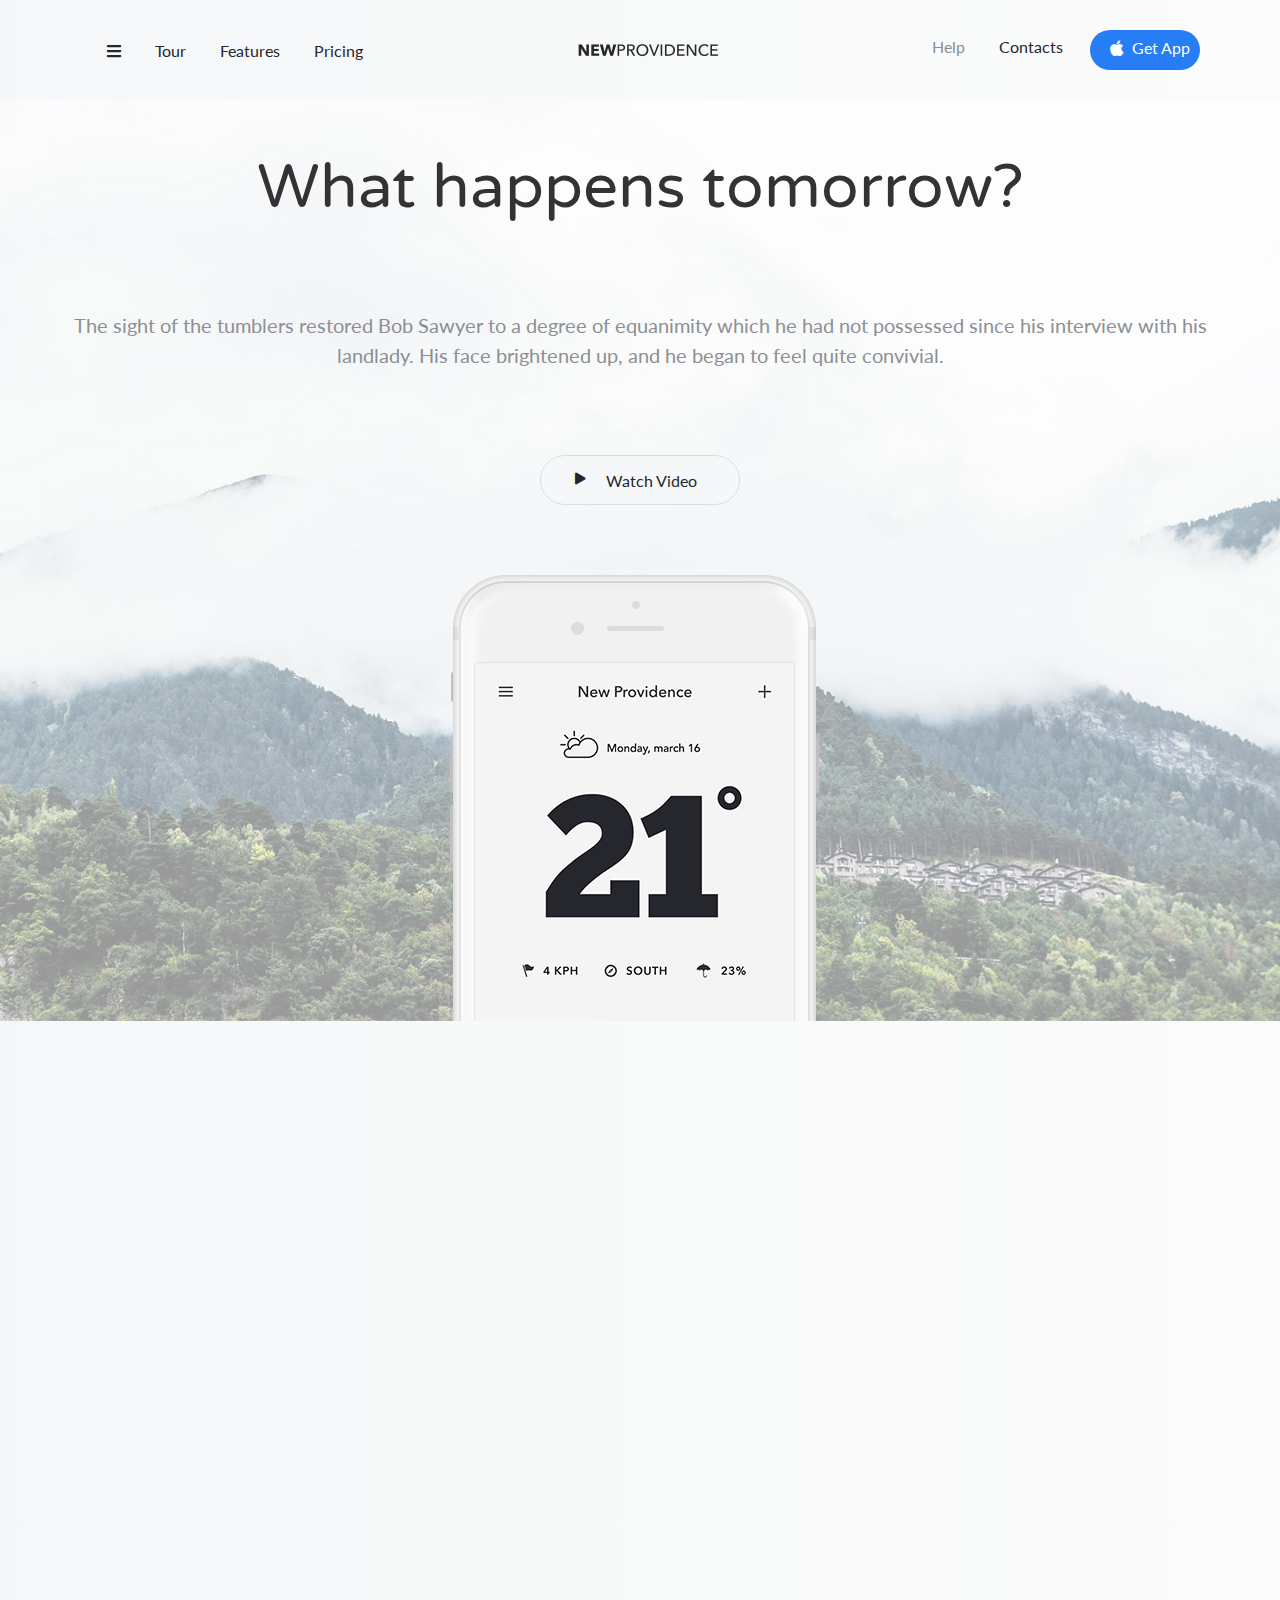
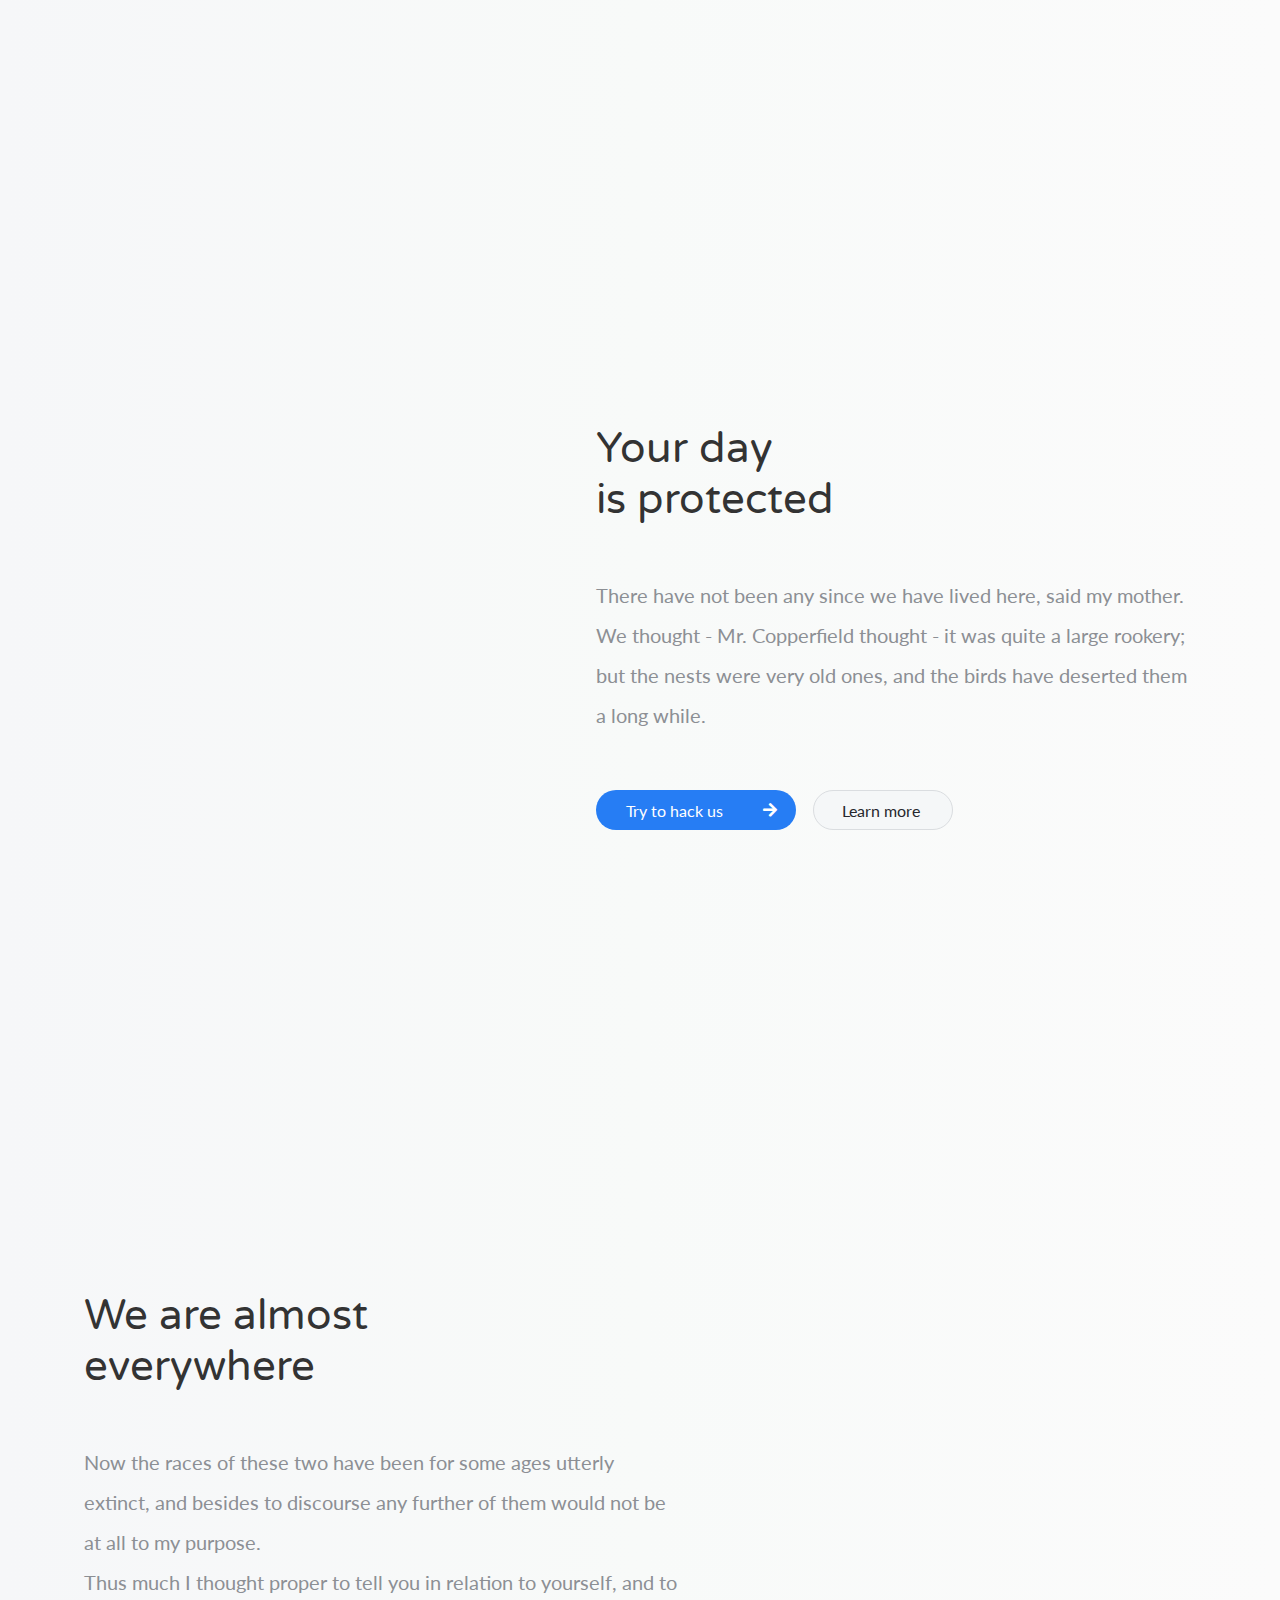
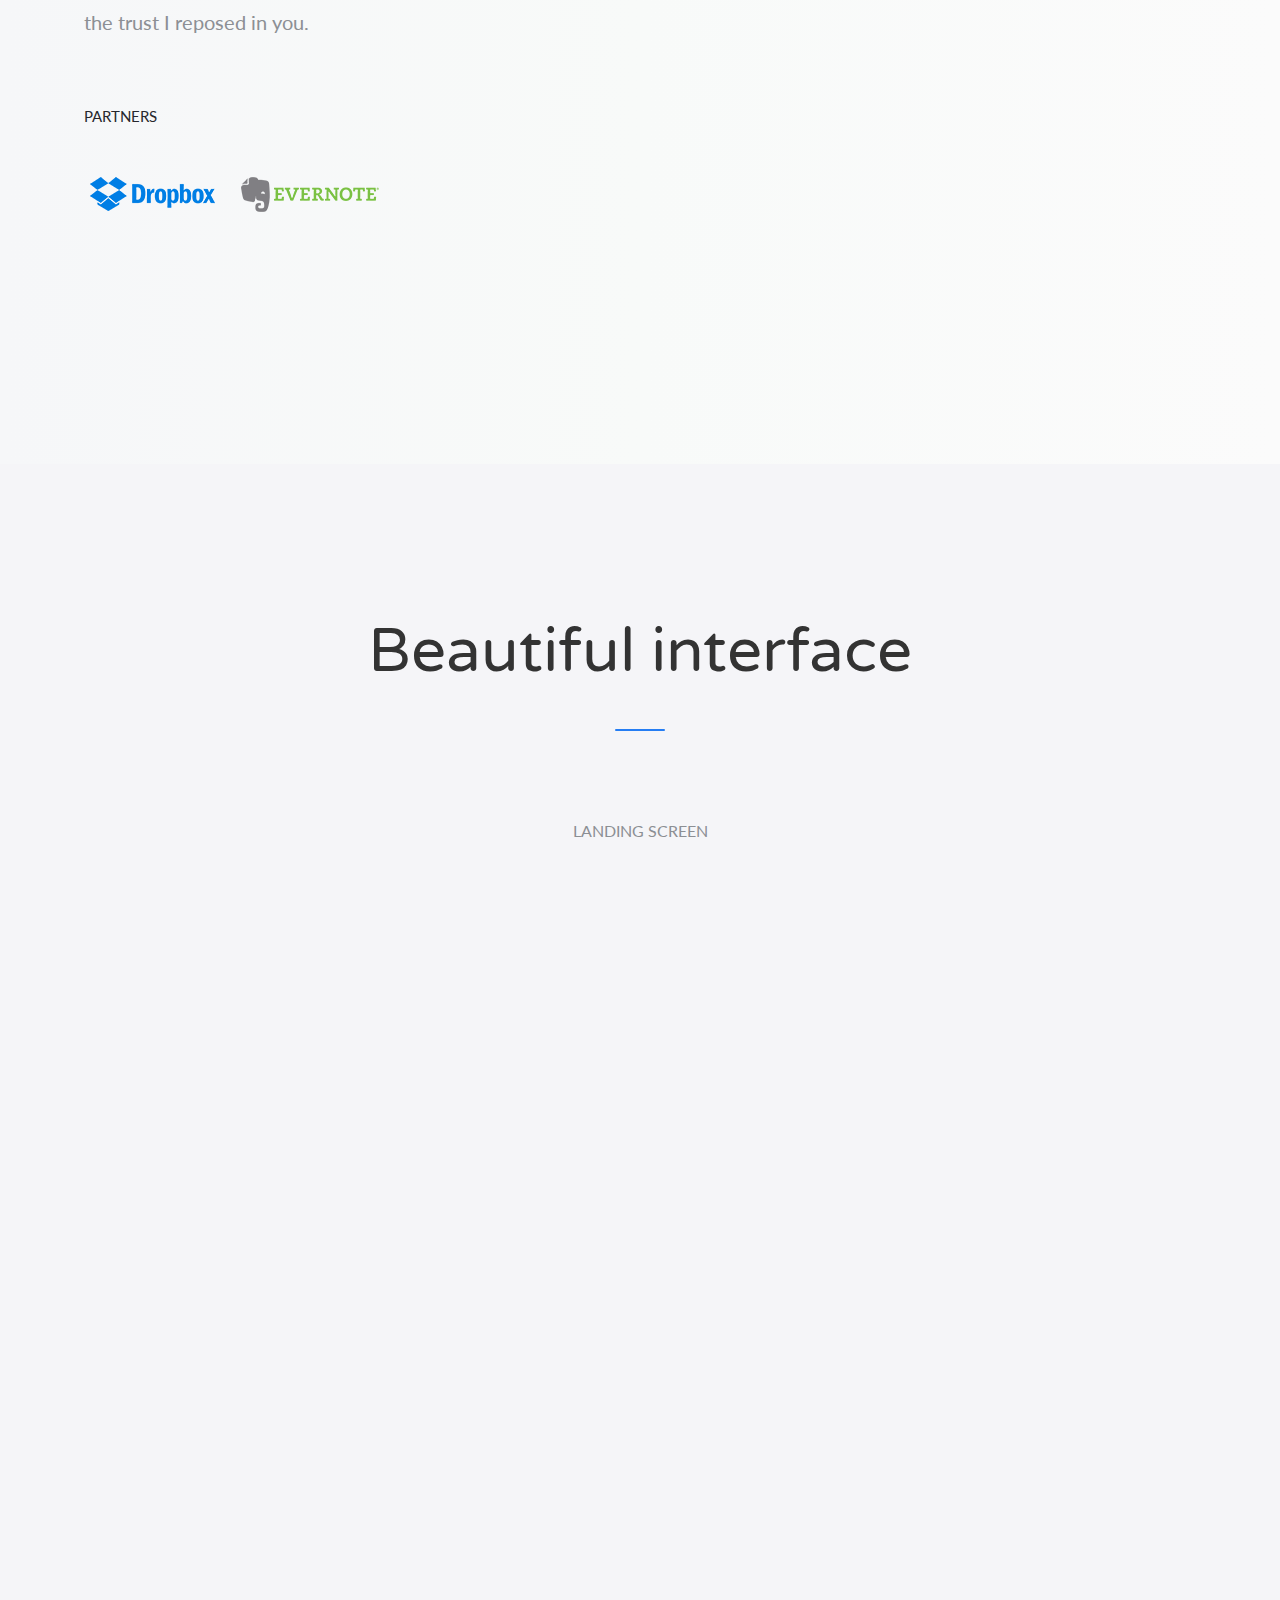
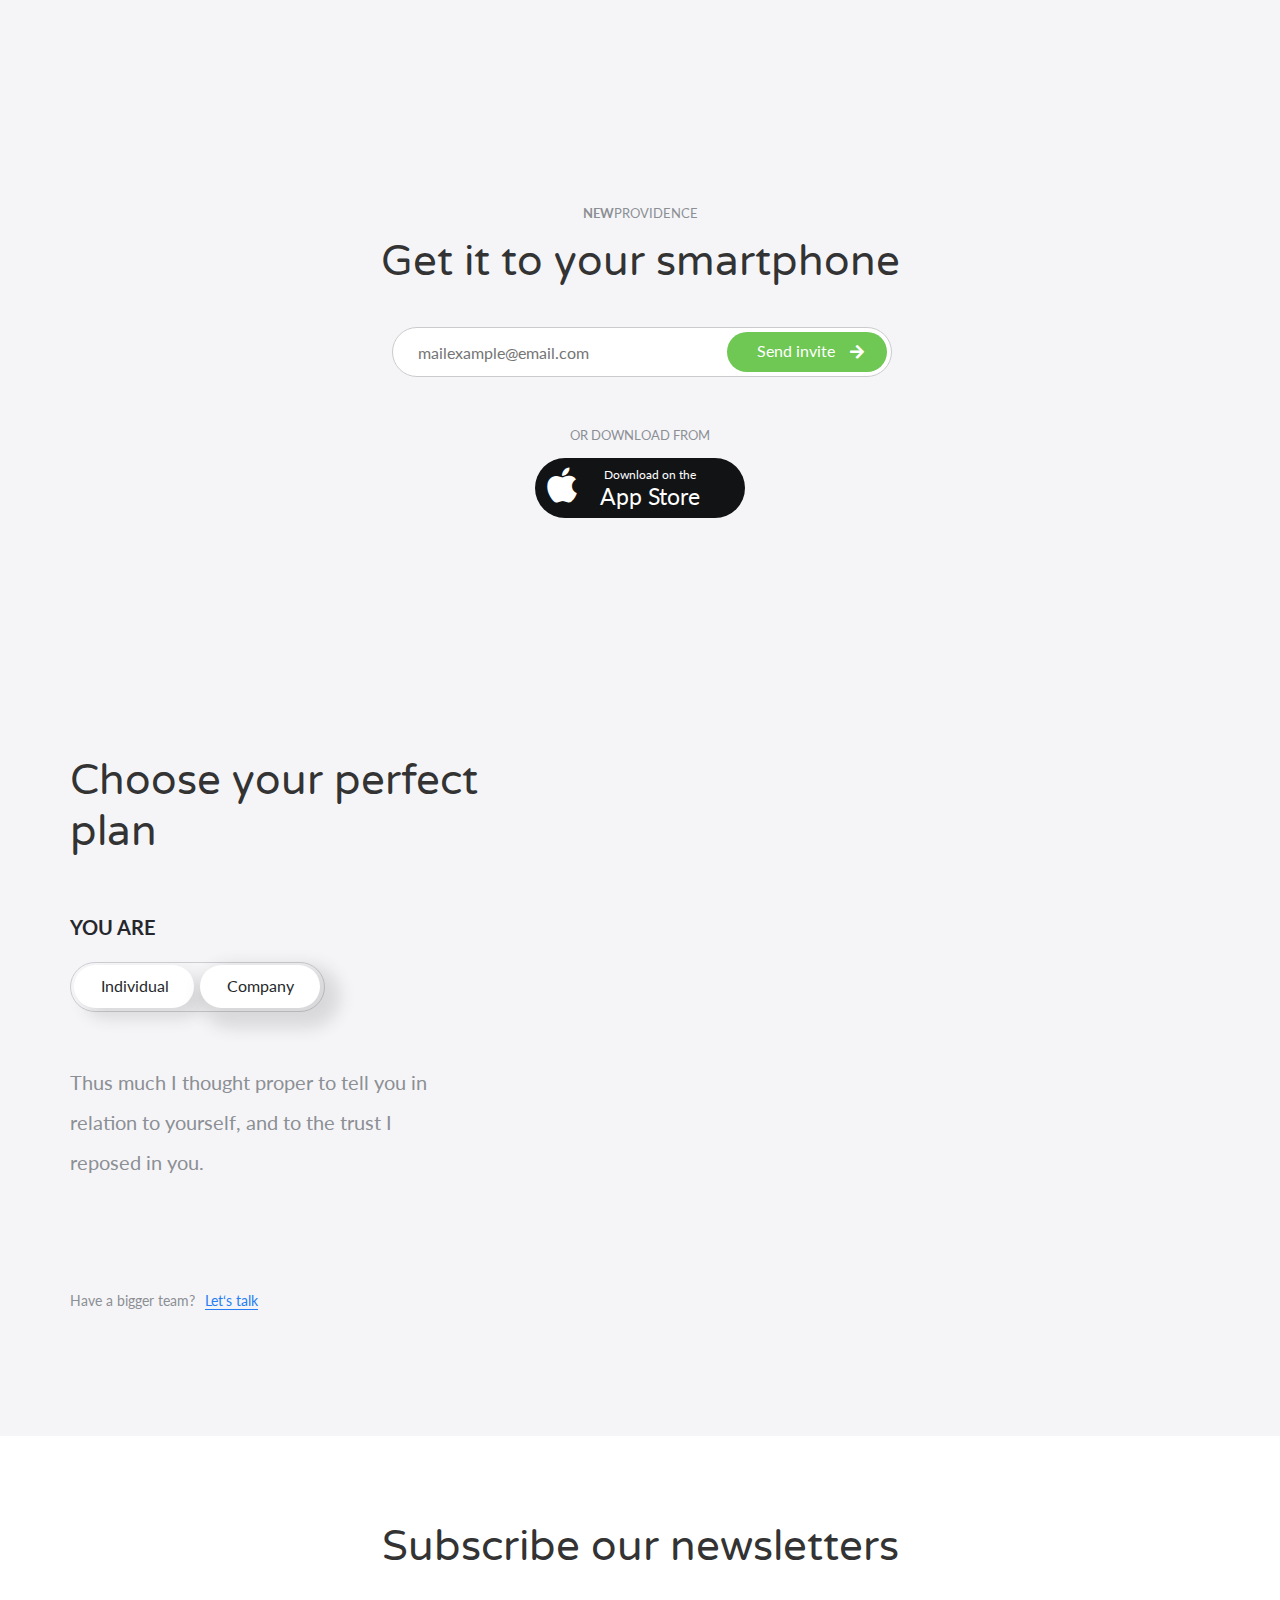
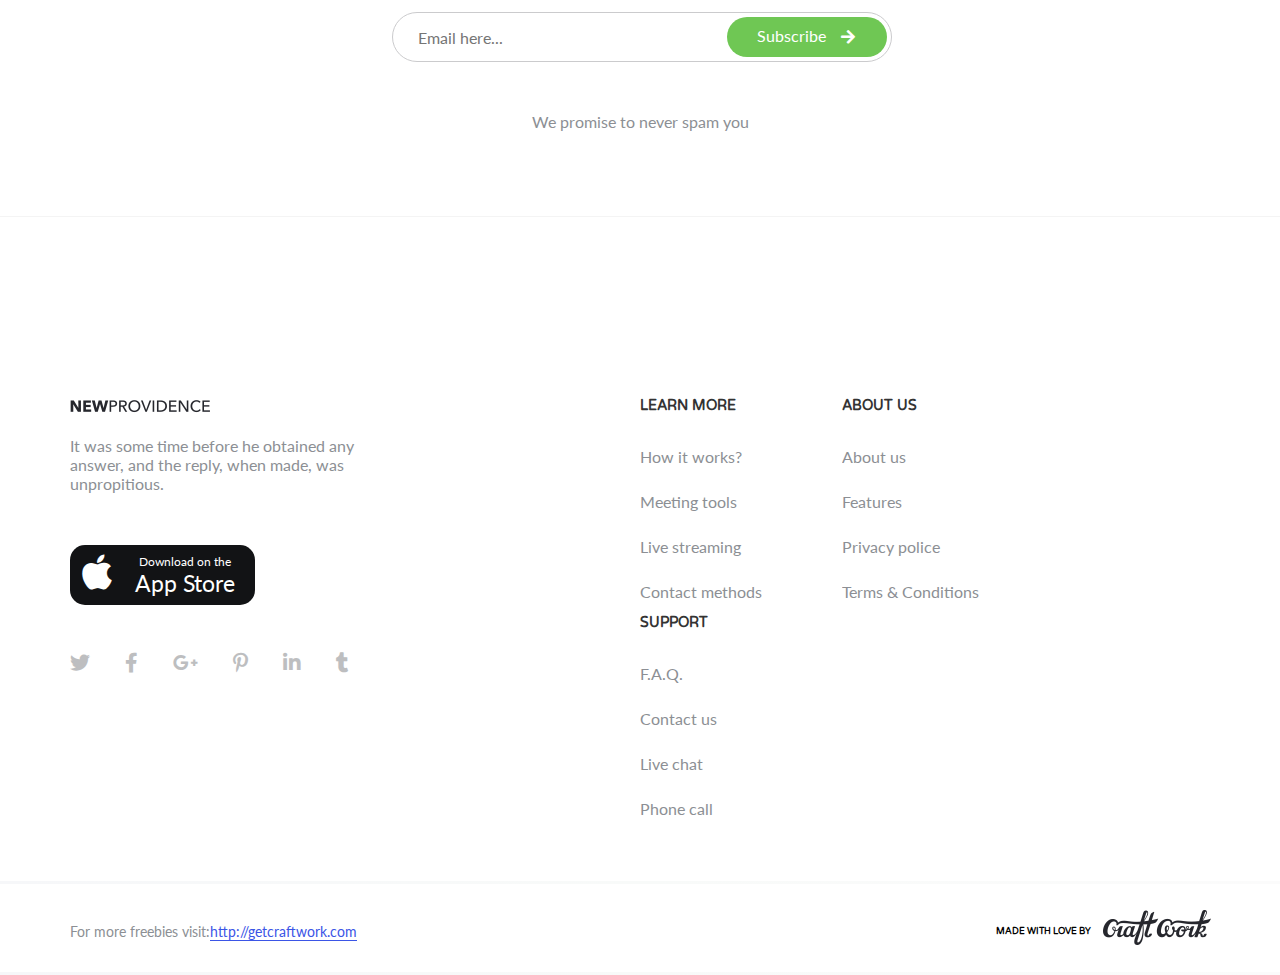
<file: NewProvidence/index.html>
<!DOCTYPE html>
<html lang = "en">
<head>
	<!--Meta-->
	<meta charset = "UTF-8">
	<meta name="viewport" content="width=device-width, minimum-scale=1">

	<!--Title-->
	<title>New Providence</title>
	<link rel="icon" type="image/png" href="https://upload.wikimedia.org/wikipedia/commons/thumb/6/61/HTML5_logo_and_wordmark.svg/1200px-HTML5_logo_and_wordmark.svg.png">

    <!-- Favicon -->
    <link rel="apple-touch-icon" sizes="180x180" href="img/favicon/apple-touch-icon.png">
    <link rel="icon" type="image/png" sizes="32x32" href="img/favicon/favicon-32x32.png">
    <link rel="icon" type="image/png" sizes="16x16" href="img/favicon/favicon-16x16.png">
    <link rel="manifest" href="img/favicon/site.webmanifest">
    <link rel="mask-icon" href="img/favicon/safari-pinned-tab.svg" color="#ea9840">
    <meta name="msapplication-TileColor" content="#f6e5e1">
    <meta name="theme-color" content="#ffffff">

	<!-- Style -->
	<link rel = "stylesheet" href = "libr/fontawesome-free/css/all.min.css">
	<link rel = "stylesheet" href = "libr/animate.min.css">
	<link rel = "stylesheet" href = "libr/magnific-popup.css">
	<link rel = "stylesheet" href = "css/style.css">
	<link rel = "stylesheet" href = "css/media.css">

</head>
<body>
<!-- Header start -->
	<header>
		<div class="container">

			<div class="slide-menu">
				<div class="logo">
					<img src="img/logo-white.png" alt="">
				</div>
				<a id="menu-close">
					<i class="fas fa-times"></i>
				</a>
				<ul class="nav-links">
					<li><span>Tour</span></li>
					<li><span>Features</span></li>
					<li><span>Pricing</span></li>
					<li><span style="color: #8C8F94; cursor: text">Help</span></li>
					<li><span>Contacts</span></li>
					<li>
						<button class="btn-default">
							<i class="fab fa-apple"></i>
							<a>Get App</a>
						</button>
					</li>
				</ul>
				<div class="slide-menu-footer">
					<div class="more-info">
						<p>Made with love by<a>Craft Work</a></p>
						<p>Developed by<a>Alexandr Kachur</a></p>
					</div>
					<ul class="social">
						<li><a><i class="fab fa-twitter"></i></a></li>
						<li><a><i class="fab fa-facebook-f"></i></a></li>
						<li><a><i class="fab fa-google-plus-g"></i></a></li>
						<li><a><i class="fab fa-pinterest-p"></i></a></li>
						<li><a><i class="fab fa-linkedin-in"></i></a></li>
						<li><a><i class="fab fa-tumblr"></i></a></li>
					</ul>
				</div>
			</div>

			<div class="navbar">
				<span id="toggler-hid">
					<i  id="mob-toggler"  class="fas fa-bars"></i>
				</span>
				
				<ul class="nav-links">
					<li>
						<span>
							<i  id="toggler"  class="fas fa-bars"></i>
						</span>
					</li>
					<li><span>Tour</span></li>
					<li><span>Features</span></li>
					<li><span>Pricing</span></li>
				</ul>

				<a class="logo">
					<img src="img/logo.png" alt>
				</a>
				<ul class="nav-links no-active">
					<li><span style="color: #8C8F94; cursor: text">Help</span></li>
					<li><span>Contacts</span></li>
					<li>
						<button class="btn-default">
                            <i class="fab fa-apple"></i>
                            <a>Get App</a>
						</button>
					</li>
				</ul>
			</div>
		</div>
	</header>
<!-- Header end -->

<!-- Banner01 start -->
    <section class="banner">
        <div class="container">
            <h1>What happens tomorrow?</h1>
            <p>
                The sight of the tumblers restored Bob Sawyer to a degree of equanimity which he had not possessed since his interview with his landlady. His face brightened up, and he began to feel quite convivial.
            </p>
            <button class="video">
                <i class="fas fa-play"></i>
                <a class="youtube-popup" href="https://www.youtube.com/watch?v=MWyBgudQqsI">Watch Video</a>
            </button>
            <img class="header-phone" src="img/header_iphone.png" alt>
        </div>
    </section>
<!-- Banner01 end -->

<!-- Features start -->
    <section class="features row">
        <div class="container">
            <div class="wow block-left">
                <i class="fas fa-lock"></i>
                <h3>
                    Real-time all the time
                </h3>
                <p>
                    Thus much I thought proper to tell you in relation to yourself, and to the trust I reposed in you. Just then her head struck against the roof of the hall: in fact she was now more than nine feet high, and she at once took up the little golden key and hurried off to the garden door.
                </p>
            </div>
            <div class="wow block-right">
                <i class="fas fa-business-time"></i>
                <h3>
                    Adopt without any obstacles
                </h3>
                <p>
                    This sounded a very good reason, and Alice was quite pleased to know it. 'I never thought of that before!' she said. This I have produced as a scantling of Jack’s great eloquence and the force of his reasoning upon such abstruse matters.
                </p>
            </div>
        </div>
    </section>
<!-- Features end -->

<!-- Features phone start -->
    <section class="features-phone">
		<div class="row">
        	<div class="block-left">
        	    <img class="wow phone-img-banner" src="img/iphone-feature.png" alt>
        	</div>
        	<div class="block-right">
        	    <h2>
        	        Your day<br>is protected
        	    </h2>
        	    <p>
        	        There have not been any since we have lived here, said my mother.<br>
        	        We thought - Mr. Copperfield thought - it was quite a large rookery; but the nests were very old ones, and the birds have deserted them a long while.
        	    </p>
        	    <div class="buttons">
        	        <button class="btn-01">
        	            <a>Try to hack us</a>
        	            <i class="fas fa-arrow-right"></i>
        	    </button>
        	        <button class="btn-02">
        	        <a>Learn more</a>
        	    </button>
        	    </div>
        	</div>
		</div>
    </section>
<!-- Features phone end -->

<!-- Featured map start-->
    <section class="features-map">
		<div class="row">
       	 <div class="block-right">
       	     <h2>We are almost<br> everywhere</h2>
       	     <p>
       	         Now the races of these two have been for some ages utterly extinct, and besides to discourse any further of them would not be at all to my purpose.<br>
       	         Thus much I thought proper to tell you in relation to yourself, and to the trust I reposed in you.
       	     </p>
       	     <span>PARTNERS</span>
       	     <div class="images">
       	         <img src="img/dropbox.png" alt>
       	         <img src="img/evernote.png" alt>
       	     </div>
       	 </div>
       	 <div class="block-left">
       	     <img class="wow map-img-banner" src="img/map.png" alt="">
       	 </div>
		</div>
    </section>
<!-- Featured map start-->

<!-- Phone screenshots start -->
    <section id="phone-screenshots" style="background: #F5F5F8;">
        <div class="container">
            <div class="heading">
                <h1>Beautiful interface</h1>
                <hr>
                <p>LANDING SCREEN</p>
            </div>

			<ul class="wow screenshots">
				<li class="wow"><img src="img/interface/img-1.png" alt></li>
				<li class="wow"><img src="img/interface/img-2.png" alt></li>
				<li class="wow"><img  class="main-img" src="img/interface/main-img.png" alt></li>
				<li class="wow"><img src="img/interface/img-3.png" alt></li>
				<li class="wow"><img src="img/interface/img-4.png" alt></li>
			</ul>
        </div>
        <div id="plug"></div>
    </section>
<!-- Phone screenshots end -->

<!-- Ready to buy start-->
    <section class="ready-to-buy">
		<div class="container">
        	<p><b>NEW</b>PROVIDENCE</p>
        	<h2>Get it to your smartphone</h2>
		
			<label class="input-block">
				<input type="email" maxlength="20" placeholder="mailexample@email.com">
				<button>
					<a>Send invite</a>
					<i class="fas fa-arrow-right"></i>
				</button>
			</label>
	
			<p>OR DOWNLOAD FROM</p>
			<button class="app-store">
				<i class="fab fa-apple"></i>
				<a>Download on the</a>
				<h4>App Store</h4>
			</button>
		</div>
	</section>
<!-- Ready to buy start-->

<!-- Customers start -->
	<section hidden class="customers">
		<div class=" container">
			<div class="row">
				<div class="testimonials-slider">
					<div class="col">
						<div class="carousel-slider">
							<div class="carousel-inner">
								<ol>
									<li>
										<img src="img/user1.jpg" alt>
									</li>
									<li>
										<img src="img/user2.jpg" alt>
									</li>
									<li>
										<img src="img/user3.jpg" alt>
									</li>
								</ol>
								<div hidden class="item">
									<div class="testimonial">
										<h3>New Providence is the great UI kit</h3>
										<p>
											“Just then her head struck against the roof of the hall: in fact she was now more than nine feet high, and she at once took up the little golden key and hurried off to the garden door.”
										</p>
										<div class="rating">
											<a><i class="fas fa-star"></i></a>
											<a><i class="fas fa-star"></i></a>
											<a><i class="fas fa-star"></i></a>
											<a><i class="fas fa-star"></i></a>
											<a><i class="far fa-star"></i></a>
										</div>
										<p class="customer-name">cameron dowman</p>
									</div>
								</div>
								<div class="item">
									<div class="testimonial">
										<h3>New Providence is the great UI kit</h3>
										<p>
											“Just then her head struck against the roof of the hall: in fact she was now more than nine feet high, and she at once took up the little golden key and hurried off to the garden door.”
										</p>
										<div class="rating">
											<a><i class="fas fa-star"></i></a>
											<a><i class="fas fa-star"></i></a>
											<a><i class="fas fa-star"></i></a>
											<a><i class="fas fa-star"></i></a>
											<a><i class="far fa-star"></i></a>
										</div>
										<p class="customer-name">cameron dowman</p>
									</div>
								</div>
								<div hidden class="item">
									<div class="testimonial">
										<h3>New Providence is the great UI kit</h3>
										<p>
											“Just then her head struck against the roof of the hall: in fact she was now more than nine feet high, and she at once took up the little golden key and hurried off to the garden door.”
										</p>
										<div class="rating">
											<a><i class="fas fa-star"></i></a>
											<a><i class="fas fa-star"></i></a>
											<a><i class="fas fa-star"></i></a>
											<a><i class="fas fa-star"></i></a>
											<a><i class="far fa-star"></i></a>
										</div>
										<p class="customer-name">cameron dowman</p>
								</div>
							</div>
							</div>
							<a class="left-carousel-btn"><i class="fas fa-chevron-left"></i></a>
							<a class="right-carousel-btn"><i class="fas fa-chevron-right"></i></a>
						</div>
					</div>
				</div>
			</div>
		</div>
	</section>
<!-- Customers end -->

<!-- Plan start-->
	<section class="plan">
		<div class="container">
			<div class="row">
				<div class="block-left">
					<h2>Choose your perfect<br>plan</h2>
					<p>YOU ARE</p>
					<div class="switch-toggler">
						<div class="individual">
							<p>Individual</p>
						</div>
						<div class="company">
							<p>Company</p>
						</div>
					</div>
					<p>
						Thus much I thought proper to tell you in<br>
						relation to yourself, and to the trust I<br>
						reposed in you.
					</p>
					<p>
						Have a bigger team?<a>Let‘s talk</a>
					</p>
				</div>
				<div class="block-right">
					
					<div id="price-tables">
						<div class="wow starter">
							<div class="col">
								<h3>Starter</h3>
								<div>FREE</div>
								<p>Build your schedule<br>every day</p>
								<ul>
									<li>
										<i class="fas fa-check"></i>
										<a>Ultimate events</a>
									</li>
									<li>
										<i class="fas fa-check"></i>
										<a>Connect Dropbox & Evernote</a>
									</li>
								</ul>
								<button>
									<a>Get started</a>
								</button>
							</div>
						</div>
						<div class="wow pro">
						<div class="col">
							<h3>Pro</h3>
							<div>$4.99</div>
							<p>Make your life<br>better</p>
							<ul>
								<li>
									<i class="fas fa-check"></i>
									<a>Unlimited events</a>
								</li>
								<li>
									<i class="fas fa-check"></i>
									<a>Connect Dropbox & Evernote</a>
								</li>
								<li>
									<i class="fas fa-check"></i>
									<a>Personal Assistant</a>
								</li>
							</ul>
							<button>
								<a>Get started</a>
							</button>
						</div>
					</div>
					</div>
				</div>
			</div>
		</div>
	</section>
<!-- Plan end-->

<!-- Subscribe start -->
	<section class="subscribe">
		<div class="container">
			<h2>Subscribe our newsletters</h2>
			<label class="input-block">
				<input type="email" maxlength="20" placeholder="Email here...">
				<button>
					<a>Subscribe</a>
					<i class="fas fa-arrow-right"></i>
				</button>
			</label>
			<p>We promise to never spam you</p>
		</div>
	</section>
<!-- Subscribe end -->

<!-- Footer start -->
	<footer>
		<div class="footer-top">
			<div class="container">
				<div class="block-left">
					<img src="img/logo.png" alt>
					<p>
						It was some time before he obtained any<br>
						answer, and the reply, when made, was<br>
						unpropitious.
					</p>
					<button class="app-store">
						<i class="fab fa-apple"></i>
						<a>Download on the</a>
						<h4>App Store</h4>
					</button>
					<ul class="social">
						<li><a><i class="fab fa-twitter"></i></a></li>
						<li><a><i class="fab fa-facebook-f"></i></a></li>
						<li><a><i class="fab fa-google-plus-g"></i></a></li>
						<li><a><i class="fab fa-pinterest-p"></i></a></li>
						<li><a><i class="fab fa-linkedin-in"></i></a></li>
						<li><a><i class="fab fa-tumblr"></i></a></li>
					</ul>
				</div>
				<div class="block-right">
					<div class="row">
						<div class="widget-nav">
							<h4>LEARN MORE</h4>
							<ul>
								<li><a>How it works?</a></li>
								<li><a>Meeting tools</a></li>
								<li><a>Live streaming</a></li>
								<li><a>Contact methods</a></li>
							</ul>
						</div>
						<div class="widget-nav">
							<h4>ABOUT US</h4>
							<ul>
								<li><a>About us</a></li>
								<li><a>Features</a></li>
								<li><a>Privacy police</a></li>
								<li><a>Terms & Conditions</a></li>
							</ul>
						</div>
						<div class="widget-nav">
							<h4>SUPPORT</h4>
							<ul>
								<li><a>F.A.Q.</a></li>
								<li><a>Contact us</a></li>
								<li><a>Live chat</a></li>
								<li><a>Phone call</a></li>
							</ul>
						</div>
					</div>
				</div>
			</div>
		</div>
		<div class="footer-bottom">
			<div class="container">
				<p>For more freebies visit:<a href="#">http://getcraftwork.com</a></p>
				<h4>MADE WITH LOVE BY<img src="img/craftwork.png" alt></h4>
			</div>
		</div>
	</footer>
<!-- Footer end -->

<!-- Script -->
<script src = "libr/jquery.min.js"></script>
<script src = "libr/jquery.magnific-popup.min.js"></script>
<script src = "libr/wow.min.js"></script>
<script src = "js/script.js"></script>
</body>
</html>
</file>
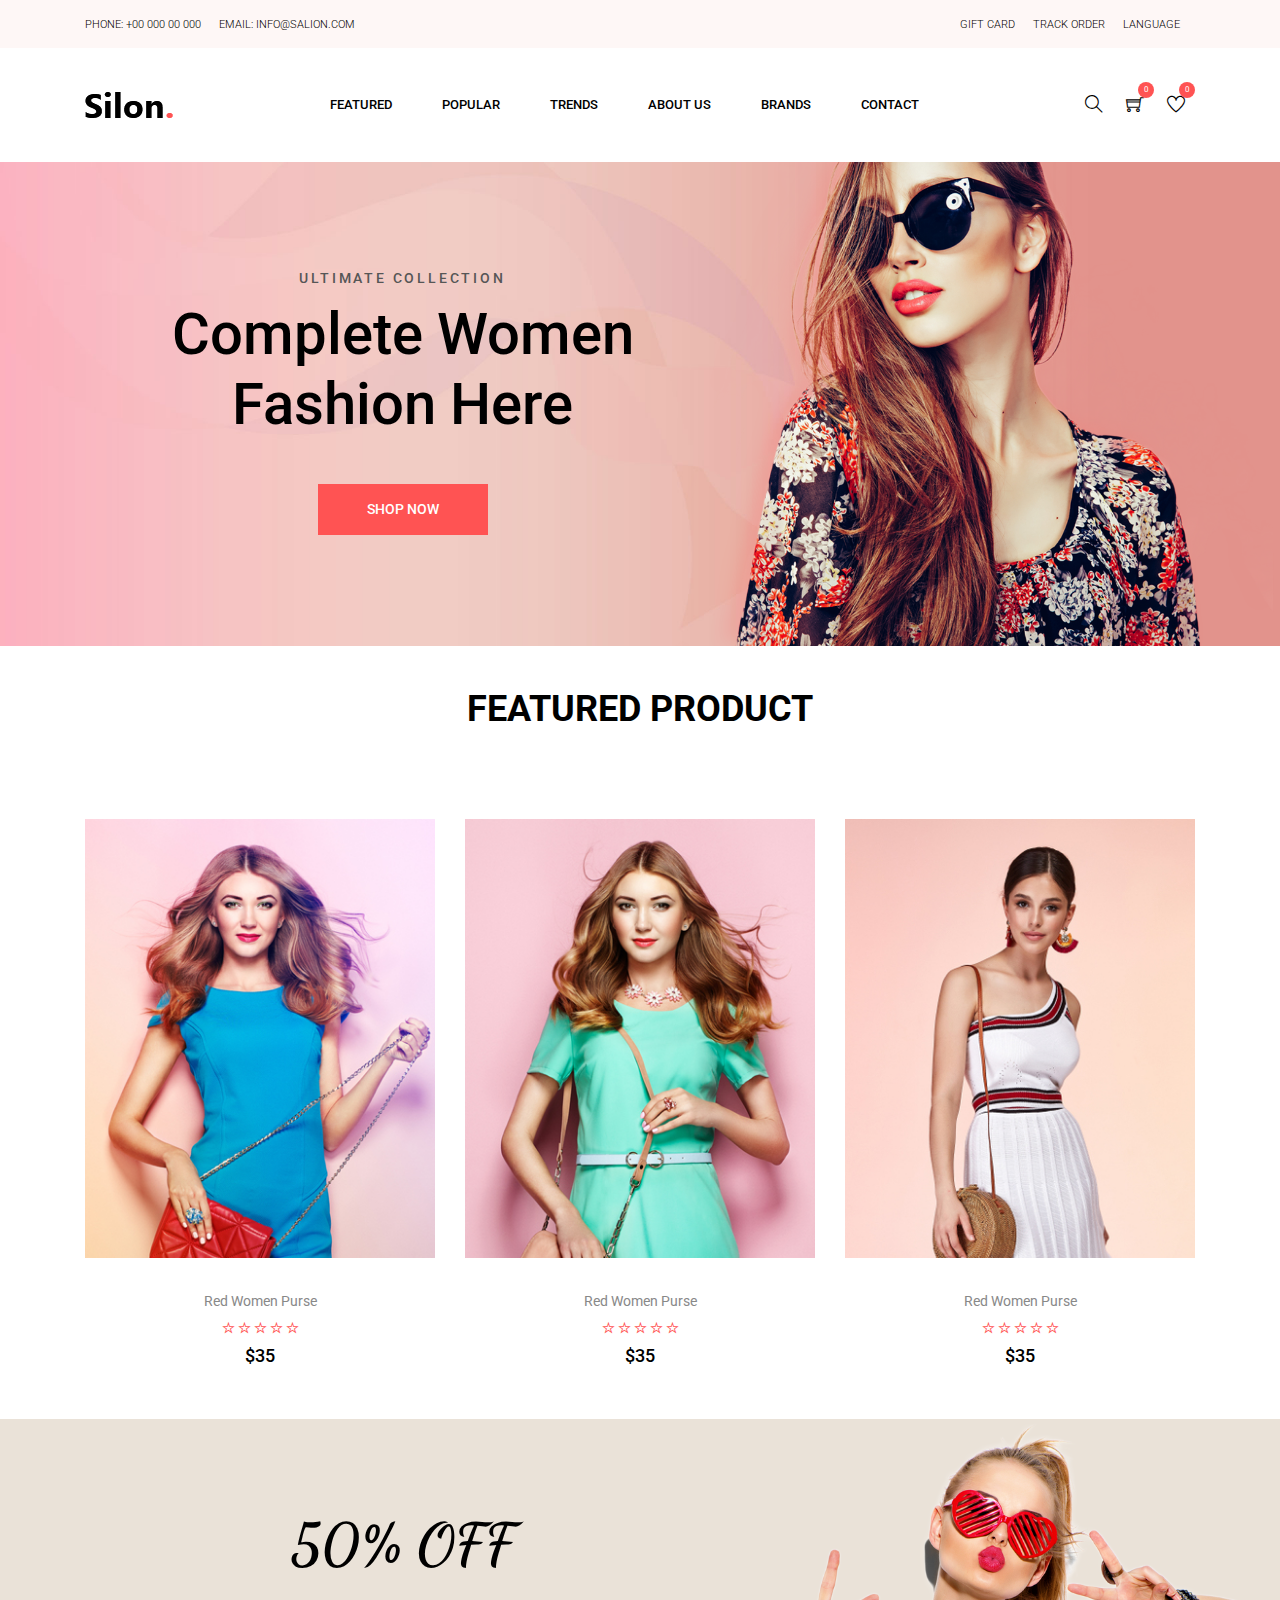
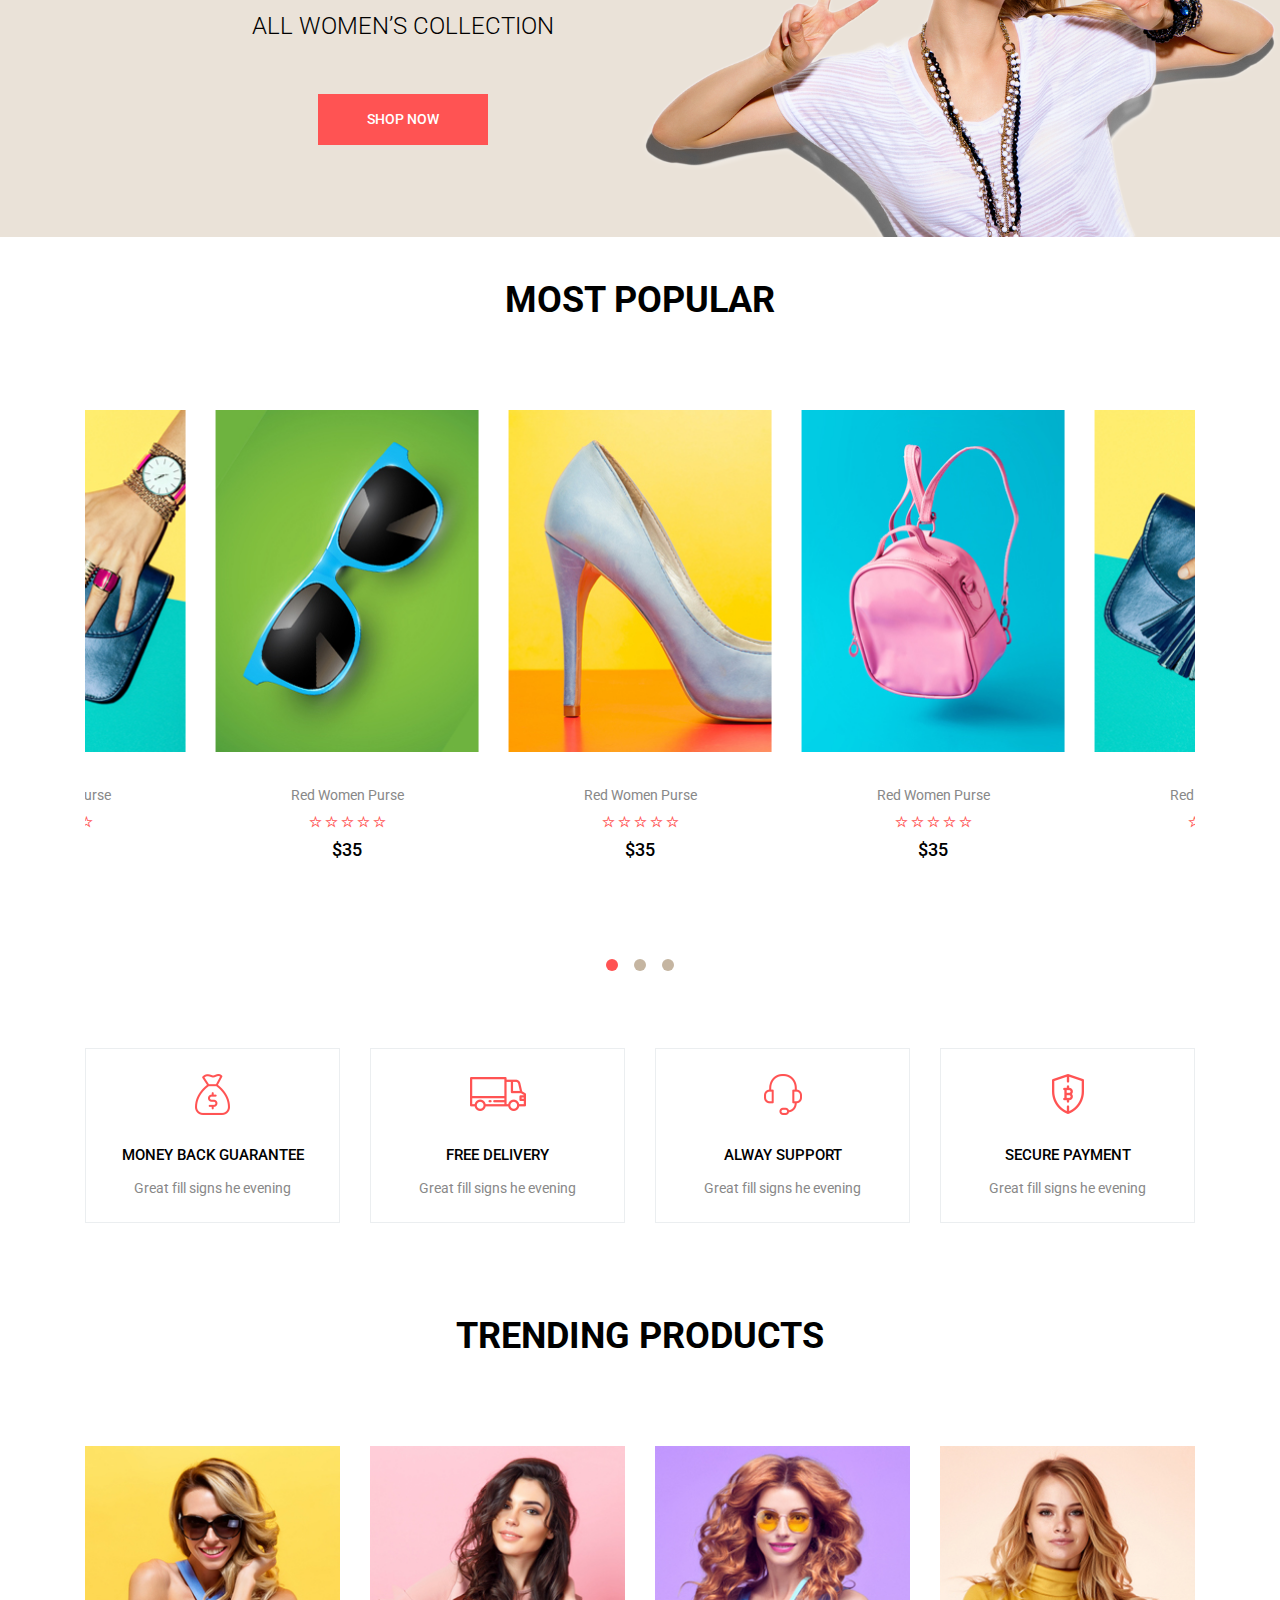
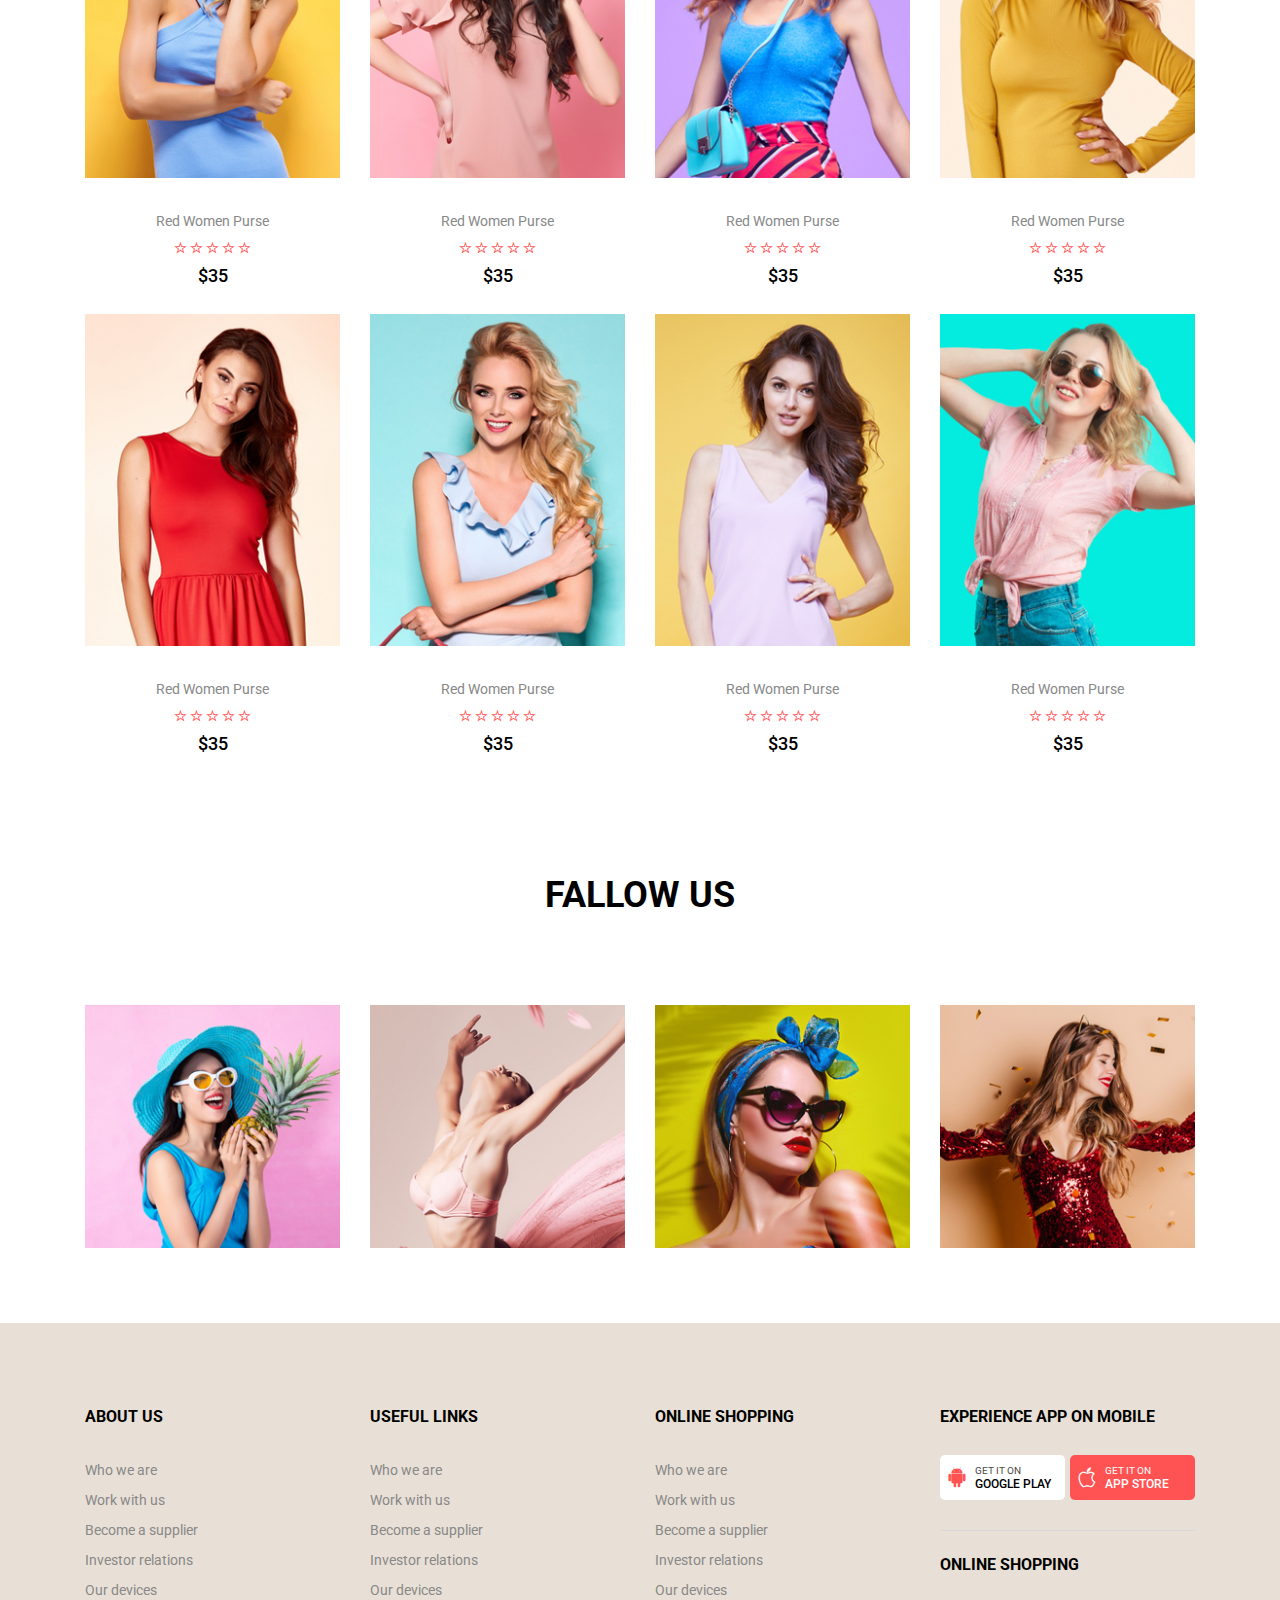
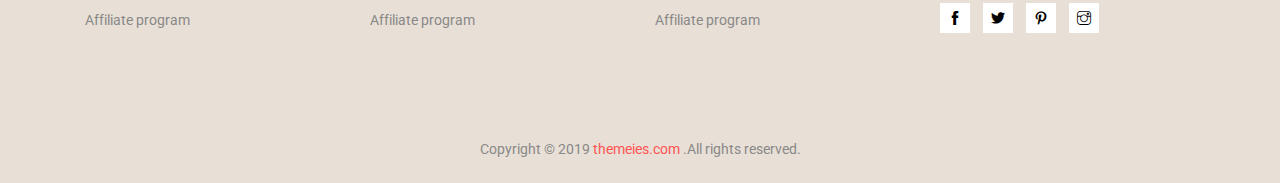
<file: Silon/index.html>
<!DOCTYPE html>
<html lang = "en">
<head>
	<meta charset = "UTF-8">
	<meta name="viewport" content="width=device-width, initial-scale=1">
	
	<!-- Title -->
	<title>Silon.</title>
	
	<!-- Favicon -->
	<link rel="apple-touch-icon" sizes="180x180" href="img/favicon/apple-touch-icon.png">
	<link rel="icon" type="image/png" sizes="32x32" href="img/favicon/favicon-32x32.png">
	<link rel="icon" type="image/png" sizes="16x16" href="img/favicon/favicon-16x16.png">
	<link rel="manifest" href="img/favicon/site.webmanifest">
	<link rel="mask-icon" href="img/favicon/safari-pinned-tab.svg" color="#ea9840">
	<meta name="msapplication-TileColor" content="#f6e5e1">
	<meta name="theme-color" content="#ffffff">

	<!-- Style -->
	<link rel = "stylesheet" href = "css/style.css">
	<link rel = "stylesheet" href = "css/media.css">

	<!-- Script -->
	<script src = "libraries/flickity.pkgd.min.js"></script>
</head>
<body>
<!-- Header start -->
	<header>
		<div class="top-header">
			<div class="container">
				<div class="row">
					<div class="col">
						<span>PHONE: +00 000 00 000</span>
						<span>EMAIL: INFO@SALION.COM</span>
					</div>
					
					<div class="col row-right">
						<span>GIFT CARD</span>
						<span>TRACK ORDER</span>
						
						<div class="lang">
							<span>LANGUAGE</span>
							
							<ul class="lang-drop">
								<li>ENGLISH</li>
								<li>РУССКИЙ</li>
							</ul>
						</div>
					</div>
				</div>
			</div>
		</div>
		
		<div class="container">
			
			<nav class="navbar">
				<a href="#" class="logo">
					<img src="img/logo.png" alt="">
				</a>
				
				<span id="mobile-toggler" class="pointer toggle-mnu hidden-lg"><span></span></span>
				<ul class="nav-links">
					<li><a href="#anchor1" class="scroll-to">featured</a></li>
					<li><a href="#anchor2" class="scroll-to">popular</a></li>
					<li><a href="#anchor3" class="scroll-to">trends</a></li>
					<li><a href="#anchor4" class="scroll-to">about us</a></li>
					<li><a href="#">brands</a></li>
					<li><a href="#">contact</a></li>
				</ul>

				<div>
					<span class="pointer icon">
						<i class="ti-search"></i>
					</span>
					<span class="pointer icon">
						<i class="ti-shopping-cart"></i>
						<span class="item-count">0</span>
					</span>
					<span class="pointer icon">
						<i class="ti-heart"></i>
						<span class="item-count">0</span>
					</span>
				</div>
			</nav>
		</div>
	</header>
<!-- Header end -->

	<button id="btn-to-top" hidden>
	<i class="ti-arrow-up"></i>
</button>
	<div class="block"></div>

<!-- Banner section start -->
	<section class="banner" style="background-image: url('img/bg-1.jpg')">
		<div class="container-fluid">
			<div class="row align-items-center">
				<div class="order-0 col-cont">
					<div class="banner-content">
					<span class="tag-line">ultimate collection</span>
					<h1>Complete Women Fashion Here</h1>
					<a href="#" class="btn-default">shop now</a>
				</div>
				</div>
				<div class="order-1 col-cont">
					<div class="ban-img">
						<img src="img/ban-1.png" alt="">
					</div>
				</div>
			</div>
		</div>
	</section>
<!-- Banner section end -->

<!-- Featured product start -->
	<section class="feat-product">
		<div class="container">
			<div class="row">
				<div class="col">
					<div class="sec-heading">
						<h3 class="sec-title"><span id="anchor1">Featured product</span></h3>
					</div>
				</div>
			</div>
			<div class="row">
				<div class="col">
					<div class="product-item">
						<figure class="product-thumb">
							<img src="img/products/1.jpg" alt>
							<div class="actions-link">
								<span class="pointer icon">
									<i class="ti-eye"></i>
								</span>
								<span class="pointer icon">
									<i class="ti-heart"></i>
								</span>
								<span class="pointer icon">
									<i class="ti-shopping-cart"></i>
								</span>
							</div>
						</figure>
						<div class="product-content">
							<h5 class="product-name">
								<span class="pointer">Red Women Purse</span>
							</h5>
							<div class="rating">
								<a><i class="ti-star"></i></a>
								<a><i class="ti-star"></i></a>
								<a><i class="ti-star"></i></a>
								<a><i class="ti-star"></i></a>
								<a><i class="ti-star"></i></a>
							</div>
							<p class="price">$35</p>
						</div>
					</div>
				</div>
				<div class="col">
					<div class="product-item">
						<figure class="product-thumb">
							<img src="img/products/2.jpg" alt>
							<div class="actions-link">
								<span class="pointer icon">
									<i class="ti-eye"></i>
								</span>
								<span class="pointer icon">
									<i class="ti-heart"></i>
								</span>
								<span class="pointer icon">
									<i class="ti-shopping-cart"></i>
								</span>
							</div>
						</figure>
						<div class="product-content">
							<h5 class="product-name">
								<span class="pointer">Red Women Purse</span>
							</h5>
							<div class="rating">
								<a><i class="ti-star"></i></a>
								<a><i class="ti-star"></i></a>
								<a><i class="ti-star"></i></a>
								<a><i class="ti-star"></i></a>
								<a><i class="ti-star"></i></a>
							</div>
							<p class="price">$35</p>
						</div>
					</div>
				</div>
				<div class="col">
					<div class="product-item">
						<figure class="product-thumb">
							<img src="img/products/3.jpg" alt>
							<div class="actions-link">
								<span class="pointer icon">
									<i class="ti-eye"></i>
								</span>
								<span class="pointer icon">
									<i class="ti-heart"></i>
								</span>
								<span class="pointer icon">
									<i class="ti-shopping-cart"></i>
								</span>
							</div>
						</figure>
						<div class="product-content">
							<h5 class="product-name">
								<span class="pointer">Red Women Purse</span>
							</h5>
							<div class="rating">
								<a><i class="ti-star"></i></a>
								<a><i class="ti-star"></i></a>
								<a><i class="ti-star"></i></a>
								<a><i class="ti-star"></i></a>
								<a><i class="ti-star"></i></a>
							</div>
							<p class="price">$35</p>
						</div>
					</div>
				</div>
			</div>
		</div>
	</section>
<!-- Featured product end -->

<!-- Banner_02 section start -->
	<section class="banner02">
		<div class="container-fluid">
			<div class="row align-items-center">
				<div class="col-cont">
					<div class="banner-content">
						<h1>50% off</h1>
						<h4>all women’s collection</h4>
						<a href="#" class="btn-default">
							shop now
						</a>
					</div>
				</div>
				<div class="col-cont">
					<div class="ban-img">
						<img src="img/ban-2.png" alt>
					</div>
				</div>
			</div>
		</div>
	</section>
<!-- Banner_02 section end -->

<!-- Most popular section start -->
	<section class="popular-products">
		<div class="container">
			<div class="row">
				<div class="col">
					<div class="sec-heading">
						<h3 class="sec-title">
							<span id="anchor2">
							most popular
							</span>
						</h3>
					</div>
				</div>
			</div>
			<div class="product-carousel">
				<div class="carouse-cell">
					<div class="product-item">
						<figure class="product-thumb">
							<img src="img/products/7.jpg" alt>
							<div class="actions-link">
								<span class="pointer icon">
									<i class="ti-eye"></i>
								</span>
								<span class="pointer icon">
									<i class="ti-heart"></i>
								</span>
								<span class="pointer icon">
									<i class="ti-shopping-cart"></i>
								</span>
							</div>
						</figure>
						<div class="product-content">
							<h5 class="product-name">
								<span class="pointer">Red Women Purse</span>
							</h5>
							<div class="rating">
								<a><i class="ti-star"></i></a>
								<a><i class="ti-star"></i></a>
								<a><i class="ti-star"></i></a>
								<a><i class="ti-star"></i></a>
								<a><i class="ti-star"></i></a>
							</div>
							<p class="price">$35</p>
						</div>
					</div>
				</div>
				<div class="carouse-cell">
					<div class="product-item">
						<figure class="product-thumb">
							<img src="img/products/6.jpg" alt>
							<div class="actions-link">
								<span class="pointer icon">
									<i class="ti-eye"></i>
								</span>
								<span class="pointer icon">
									<i class="ti-heart"></i>
								</span>
								<span class="pointer icon">
									<i class="ti-shopping-cart"></i>
								</span>
							</div>
						</figure>
						<div class="product-content">
							<h5 class="product-name">
								<span class="pointer">Red Women Purse</span>
							</h5>
							<div class="rating">
								<a><i class="ti-star"></i></a>
								<a><i class="ti-star"></i></a>
								<a><i class="ti-star"></i></a>
								<a><i class="ti-star"></i></a>
								<a><i class="ti-star"></i></a>
							</div>
							<p class="price">$35</p>
						</div>
					</div>
				</div>
				<div class="carouse-cell">
					<div class="product-item">
						<figure class="product-thumb">
							<img src="img/products/5.jpg" alt>
							<div class="actions-link">
								<span class="pointer icon">
									<i class="ti-eye"></i>
								</span>
								<span class="pointer icon">
									<i class="ti-heart"></i>
								</span>
								<span class="pointer icon">
									<i class="ti-shopping-cart"></i>
								</span>
							</div>
						</figure>
						<div class="product-content">
							<h5 class="product-name">
								<span class="pointer">Red Women Purse</span>
							</h5>
							<div class="rating">
								<a><i class="ti-star"></i></a>
								<a><i class="ti-star"></i></a>
								<a><i class="ti-star"></i></a>
								<a><i class="ti-star"></i></a>
								<a><i class="ti-star"></i></a>
							</div>
							<p class="price">$35</p>
						</div>
					</div>
				</div>
				<div class="carouse-cell">
					<div class="product-item">
						<figure class="product-thumb">
							<img src="img/products/4.jpg" alt>
							<div class="actions-link">
								<span class="pointer icon">
									<i class="ti-eye"></i>
								</span>
								<span class="pointer icon">
									<i class="ti-heart"></i>
								</span>
								<span class="pointer icon">
									<i class="ti-shopping-cart"></i>
								</span>
							</div>
						</figure>
						<div class="product-content">
							<h5 class="product-name">
								<span class="pointer">Red Women Purse</span>
							</h5>
							<div class="rating">
								<a><i class="ti-star"></i></a>
								<a><i class="ti-star"></i></a>
								<a><i class="ti-star"></i></a>
								<a><i class="ti-star"></i></a>
								<a><i class="ti-star"></i></a>
							</div>
							<p class="price">$35</p>
						</div>
					</div>
				</div>

				<div class="carouse-cell">
					<div class="product-item">
						<figure class="product-thumb">
							<img src="img/products/4.jpg" alt>
							<div class="actions-link">
								<span class="pointer icon">
									<i class="ti-eye"></i>
								</span>
								<span class="pointer icon">
									<i class="ti-heart"></i>
								</span>
								<span class="pointer icon">
									<i class="ti-shopping-cart"></i>
								</span>
							</div>
						</figure>
						<div class="product-content">
							<h5 class="product-name">
								<span class="pointer">Red Women Purse</span>
							</h5>
							<div class="rating">
								<a><i class="ti-star"></i></a>
								<a><i class="ti-star"></i></a>
								<a><i class="ti-star"></i></a>
								<a><i class="ti-star"></i></a>
								<a><i class="ti-star"></i></a>
							</div>
							<p class="price">$35</p>
						</div>
					</div>
				</div>
				<div class="carouse-cell">
					<div class="product-item">
						<figure class="product-thumb">
							<img src="img/products/4.jpg" alt>
							<div class="actions-link">
								<span class="pointer icon">
									<i class="ti-eye"></i>
								</span>
								<span class="pointer icon">
									<i class="ti-heart"></i>
								</span>
								<span class="pointer icon">
									<i class="ti-shopping-cart"></i>
								</span>
							</div>
						</figure>
						<div class="product-content">
							<h5 class="product-name">
								<span class="pointer">Red Women Purse</span>
							</h5>
							<div class="rating">
								<a><i class="ti-star"></i></a>
								<a><i class="ti-star"></i></a>
								<a><i class="ti-star"></i></a>
								<a><i class="ti-star"></i></a>
								<a><i class="ti-star"></i></a>
							</div>
							<p class="price">$35</p>
						</div>
					</div>
				</div>
				<div class="carouse-cell">
					<div class="product-item">
						<figure class="product-thumb">
							<img src="img/products/4.jpg" alt>
							<div class="actions-link">
								<span class="pointer icon">
									<i class="ti-eye"></i>
								</span>
								<span class="pointer icon">
									<i class="ti-heart"></i>
								</span>
								<span class="pointer icon">
									<i class="ti-shopping-cart"></i>
								</span>
							</div>
						</figure>
						<div class="product-content">
							<h5 class="product-name">
								<span class="pointer">Red Women Purse</span>
							</h5>
							<div class="rating">
								<a><i class="ti-star"></i></a>
								<a><i class="ti-star"></i></a>
								<a><i class="ti-star"></i></a>
								<a><i class="ti-star"></i></a>
								<a><i class="ti-star"></i></a>
							</div>
							<p class="price">$35</p>
						</div>
					</div>
				</div>
				<div class="carouse-cell">
					<div class="product-item">
						<figure class="product-thumb">
							<img src="img/products/4.jpg" alt>
							<div class="actions-link">
								<span class="pointer icon">
									<i class="ti-eye"></i>
								</span>
								<span class="pointer icon">
									<i class="ti-heart"></i>
								</span>
								<span class="pointer icon">
									<i class="ti-shopping-cart"></i>
								</span>
							</div>
						</figure>
						<div class="product-content">
							<h5 class="product-name">
								<span class="pointer">Red Women Purse</span>
							</h5>
							<div class="rating">
								<a><i class="ti-star"></i></a>
								<a><i class="ti-star"></i></a>
								<a><i class="ti-star"></i></a>
								<a><i class="ti-star"></i></a>
								<a><i class="ti-star"></i></a>
							</div>
							<p class="price">$35</p>
						</div>
					</div>
				</div>
			</div>
		</div>
	</section>
<!-- Most popular section end -->

<!-- Features section start-->
	<section class="features">
		<div class="container">
			<div class="row">
				<div class="col">
					<div class="featured-cont">
						<img src="img/feature-icons/1.png" class="feat-icon" alt>
						<h5>Money back guarantee</h5>
						<p>Great fill signs he evening</p>
					</div>
				</div>
				<div class="col">
					<div class="featured-cont">
						<img src="img/feature-icons/2.png" class="feat-icon" alt>
						<h5>Free Delivery</h5>
						<p>Great fill signs he evening</p>
					</div>
				</div>
				<div class="col">
					<div class="featured-cont">
						<img src="img/feature-icons/3.png" class="feat-icon" alt>
						<h5>Alway support</h5>
						<p>Great fill signs he evening</p>
					</div>
				</div>
				<div class="col">
				<div class="featured-cont">
					<img src="img/feature-icons/4.png" class="feat-icon" alt>
					<h5>Secure payment</h5>
					<p>Great fill signs he evening</p>
				</div>
			</div>
			</div>
		</div>
	</section>
<!-- Features section end-->

<!-- Trending products section start -->
	<section class="trending-products">
		<div class="container">
			<div class="row">
				<div class="col">
					<div class="sec-heading">
						<h3 class="sec-title"><span id="anchor3">trending products</span></h3>
					</div>
				</div>
			</div>
			<div class="row">
				<div class="col-trend">
					<div class="product-item">
						<figure class="product-thumb">
							<img src="img/products/8.jpg" alt>
							<div class="actions-link">
								<span class="pointer icon">
									<i class="ti-eye"></i>
								</span>
								<span class="pointer icon">
									<i class="ti-heart"></i>
								</span>
								<span class="pointer icon">
									<i class="ti-shopping-cart"></i>
								</span>
							</div>
						</figure>
						<div class="product-content">
							<h5 class="product-name">
								<span class="pointer">Red Women Purse</span>
							</h5>
							<div class="rating">
								<a><i class="ti-star"></i></a>
								<a><i class="ti-star"></i></a>
								<a><i class="ti-star"></i></a>
								<a><i class="ti-star"></i></a>
								<a><i class="ti-star"></i></a>
							</div>
							<p class="price">$35</p>
						</div>
					</div>
				</div>
				<div class="col-trend">
					<div class="product-item">
						<figure class="product-thumb">
							<img src="img/products/9.jpg" alt>
							<div class="actions-link">
								<span class="pointer icon">
									<i class="ti-eye"></i>
								</span>
								<span class="pointer icon">
									<i class="ti-heart"></i>
								</span>
								<span class="pointer icon">
									<i class="ti-shopping-cart"></i>
								</span>
							</div>
						</figure>
						<div class="product-content">
							<h5 class="product-name">
								<span class="pointer">Red Women Purse</span>
							</h5>
							<div class="rating">
								<a><i class="ti-star"></i></a>
								<a><i class="ti-star"></i></a>
								<a><i class="ti-star"></i></a>
								<a><i class="ti-star"></i></a>
								<a><i class="ti-star"></i></a>
							</div>
							<p class="price">$35</p>
						</div>
					</div>
				</div>
				<div class="col-trend">
					<div class="product-item">
						<figure class="product-thumb">
							<img src="img/products/10.jpg" alt>
							<div class="actions-link">
								<span class="pointer icon">
									<i class="ti-eye"></i>
								</span>
								<span class="pointer icon">
									<i class="ti-heart"></i>
								</span>
								<span class="pointer icon">
									<i class="ti-shopping-cart"></i>
								</span>
							</div>
						</figure>
						<div class="product-content">
							<h5 class="product-name">
								<span class="pointer">Red Women Purse</span>
							</h5>
							<div class="rating">
								<a><i class="ti-star"></i></a>
								<a><i class="ti-star"></i></a>
								<a><i class="ti-star"></i></a>
								<a><i class="ti-star"></i></a>
								<a><i class="ti-star"></i></a>
							</div>
							<p class="price">$35</p>
						</div>
					</div>
				</div>
				<div class="col-trend">
					<div class="product-item">
						<figure class="product-thumb">
							<img src="img/products/11.jpg" alt>
							<div class="actions-link">
								<span class="pointer icon">
									<i class="ti-eye"></i>
								</span>
								<span class="pointer icon">
									<i class="ti-heart"></i>
								</span>
								<span class="pointer icon">
									<i class="ti-shopping-cart"></i>
								</span>
							</div>
						</figure>
						<div class="product-content">
							<h5 class="product-name">
								<span class="pointer">Red Women Purse</span>
							</h5>
							<div class="rating">
								<a><i class="ti-star"></i></a>
								<a><i class="ti-star"></i></a>
								<a><i class="ti-star"></i></a>
								<a><i class="ti-star"></i></a>
								<a><i class="ti-star"></i></a>
							</div>
							<p class="price">$35</p>
						</div>
					</div>
				</div>
				<div class="col-trend">
					<div class="product-item">
						<figure class="product-thumb">
							<img src="img/products/12.jpg" alt>
							<div class="actions-link">
								<span class="pointer icon">
									<i class="ti-eye"></i>
								</span>
								<span class="pointer icon">
									<i class="ti-heart"></i>
								</span>
								<span class="pointer icon">
									<i class="ti-shopping-cart"></i>
								</span>
							</div>
						</figure>
						<div class="product-content">
							<h5 class="product-name">
								<span class="pointer">Red Women Purse</span>
							</h5>
							<div class="rating">
								<a><i class="ti-star"></i></a>
								<a><i class="ti-star"></i></a>
								<a><i class="ti-star"></i></a>
								<a><i class="ti-star"></i></a>
								<a><i class="ti-star"></i></a>
							</div>
							<p class="price">$35</p>
						</div>
					</div>
				</div>
				<div class="col-trend">
					<div class="product-item">
						<figure class="product-thumb">
							<img src="img/products/13.jpg" alt>
							<div class="actions-link">
								<span class="pointer icon">
									<i class="ti-eye"></i>
								</span>
								<span class="pointer icon">
									<i class="ti-heart"></i>
								</span>
								<span class="pointer icon">
									<i class="ti-shopping-cart"></i>
								</span>
							</div>
						</figure>
						<div class="product-content">
							<h5 class="product-name">
								<span class="pointer">Red Women Purse</span>
							</h5>
							<div class="rating">
								<a><i class="ti-star"></i></a>
								<a><i class="ti-star"></i></a>
								<a><i class="ti-star"></i></a>
								<a><i class="ti-star"></i></a>
								<a><i class="ti-star"></i></a>
							</div>
							<p class="price">$35</p>
						</div>
					</div>
				</div>
				<div class="col-trend">
					<div class="product-item">
						<figure class="product-thumb">
							<img src="img/products/14.jpg" alt>
							<div class="actions-link">
								<span class="pointer icon">
									<i class="ti-eye"></i>
								</span>
								<span class="pointer icon">
									<i class="ti-heart"></i>
								</span>
								<span class="pointer icon">
									<i class="ti-shopping-cart"></i>
								</span>
							</div>
						</figure>
						<div class="product-content">
							<h5 class="product-name">
								<span class="pointer">Red Women Purse</span>
							</h5>
							<div class="rating">
								<a><i class="ti-star"></i></a>
								<a><i class="ti-star"></i></a>
								<a><i class="ti-star"></i></a>
								<a><i class="ti-star"></i></a>
								<a><i class="ti-star"></i></a>
							</div>
							<p class="price">$35</p>
						</div>
					</div>
				</div>
				<div class="col-trend">
					<div class="product-item">
						<figure class="product-thumb">
							<img src="img/products/15.jpg" alt>
							<div class="actions-link">
								<span class="pointer icon">
									<i class="ti-eye"></i>
								</span>
								<span class="pointer icon">
									<i class="ti-heart"></i>
								</span>
								<span class="pointer icon">
									<i class="ti-shopping-cart"></i>
								</span>
							</div>
						</figure>
						<div class="product-content">
							<h5 class="product-name">
								<span class="pointer">Red Women Purse</span>
							</h5>
							<div class="rating">
								<a><i class="ti-star"></i></a>
								<a><i class="ti-star"></i></a>
								<a><i class="ti-star"></i></a>
								<a><i class="ti-star"></i></a>
								<a><i class="ti-star"></i></a>
							</div>
							<p class="price">$35</p>
						</div>
					</div>
				</div>
			</div>
		</div>
	</section>
<!-- Trending products section end -->

<!-- Fallow section start -->
	<section class="instagram">
		<div class="container">
			<div class="row">
				<div class="col">
					<div class="sec-heading">
						<h3 class="sec-title"><span id="anchor4">fallow us</span></h3>
					</div>
				</div>
			</div>
			<div class="row">
				<div class="col-fallow">
					<a href="https://www.instagram.com/?hl=ru" target="_blank" rel="noopener">
						<img src="img/instagram/1.jpg" alt>
						<i class="ti-instagram"></i>
					</a>
				</div>
				<div class="col-fallow">
					<a href="https://www.instagram.com/?hl=ru" target="_blank" rel="noopener">
						<img src="img/instagram/2.jpg" alt>
						<i class="ti-instagram"></i>
					</a>
				</div>
				<div class="col-fallow">
					<a href="https://www.instagram.com/?hl=ru" target="_blank" rel="noopener">
						<img src="img/instagram/3.jpg" alt>
						<i class="ti-instagram"></i>
					</a>
				</div>
				<div class="col-fallow">
					<a href="https://www.instagram.com/?hl=ru" target="_blank" rel="noopener">
						<img src="img/instagram/4.jpg" alt>
						<i class="ti-instagram"></i>
					</a>
				</div>
			</div>
		</div>
	</section>
<!-- Fallow section end -->

<!-- Footer start -->
	<footer>
		<div class="container footer-top">
			<div class="row">
				<div class="col">
					<div class="widget widget-nav">
						<h4 class="widget-title">About us</h4>
						<ul>
							<li><a href="#">Who we are</a></li>
							<li><a href="#">Work with us</a></li>
							<li><a href="#">Become a supplier</a></li>
							<li><a href="#">Investor relations</a></li>
							<li><a href="#">Our devices</a></li>
							<li><a href="#">Affiliate program</a></li>
						</ul>
					</div>
				</div>
				<div class="col">
					<div class="widget widget-nav">
						<h4 class="widget-title">USEFUL LINKS</h4>
						<ul>
							<li><a href="#">Who we are</a></li>
							<li><a href="#">Work with us</a></li>
							<li><a href="#">Become a supplier</a></li>
							<li><a href="#">Investor relations</a></li>
							<li><a href="#">Our devices</a></li>
							<li><a href="#">Affiliate program</a></li>
						</ul>
					</div>
				</div>
				<div class="col">
					<div class="widget widget-nav">
						<h4 class="widget-title">Online shopping</h4>
						<ul>
							<li><a href="#">Who we are</a></li>
							<li><a href="#">Work with us</a></li>
							<li><a href="#">Become a supplier</a></li>
							<li><a href="#">Investor relations</a></li>
							<li><a href="#">Our devices</a></li>
							<li><a href="#">Affiliate program</a></li>
						</ul>
					</div>
				</div>
				<div class="col">
					<div class="widget widget-apps">
						<h4 class="widget-title">experience app on mobile</h4>
						<div class="app-btn">
							<a href="https://play.google.com/store?hl=ru&gl=US" target="_blank" class="google-play" rel="noopener">
								<i class="ti-android"></i>
								<p>
									<span>get it on</span>
									Google play
								</p>
							</a>
							<a href="https://www.apple.com/ru/app-store/" target="_blank" class="app-store" rel="noopener">
								<i class="ti-apple"></i>
								<p>
									<span>get it on</span>
									App store
								</p>
							</a>
						</div>
					</div>
					<div class="widget widget-social">
						<h4 class="widget-title">Online shopping</h4>
						<div class="social-media">
							<a href="https://uk-ua.facebook.com/" target="_blank" rel="noopener">
								<i class="ti-facebook"></i>
							</a>
							<a href="https://twitter.com/home?lang=ru" target="_blank" rel="noopener">
								<i class="ti-twitter-alt"></i>
							</a>
							<a href="https://www.pinterest.com/" target="_blank" rel="noopener">
								<i class="ti-pinterest"></i>
							</a>
							<a href="https://www.instagram.com/?hl=ru" target="_blank" rel="noopener">
								<i class="ti-instagram"></i>
							</a>
						</div>
					</div>
				</div>
			</div>
		</div>
		<div class="container">
			<p class="copyright">
				Copyright © 2019
				<a href="#">themeies.com</a>
				.All rights reserved.
			</p>
		</div>
	</footer>
<!-- Footer end -->

<script src="js/script.js"></script>
</body>
</html>
</file>
<file: NewProvidence/css/style.css>
/* Fonts */
@import url('https://fonts.googleapis.com/css2?family=Lato:wght@300;400&family=Varela+Round&display=swap');

/*=== Main ===*/
* {
    margin: 0;
    padding: 0;
    -webkit-box-sizing: border-box;
            box-sizing: border-box;
    -webkit-tap-highlight-color: transparent;
}
html, body {
    color: #8C8F94;
    background: linear-gradient(0.25turn, #f6f7f9, #f8faf9, #fbfbfb);
    font-family: "Lato", sans-serif;
    font-weight: 400;
    font-size: 16px;
    margin: 0 auto;
    overflow-x: hidden
}

span {
    -webkit-transition: all 300ms ease-in-out;
            transition: all 300ms ease-in-out;
    color: #26272D;
    background: transparent;
    cursor: pointer;
}
span:hover {
    color: #267DF4;
}

a {
    -webkit-transition: all 300ms ease-in-out;
            transition: all 300ms ease-in-out;
    color: #26272D;
    text-decoration: none;
    background: transparent;
}
a:hover {
    text-decoration: none;
    outline: 0;
}

h1 {
    font-family: "Varela Round", sans-serif;
    font-weight: 400;
    font-size: 62px;
    color: #333;
    text-align: center;
}
h2, h3, h4, h5, h6 {
    font-family: "Varela Round", sans-serif;
    font-weight: 400;
    font-size: 42px;
    color: #333;
    text-align: left;
}

button {
    display: flex;
    flex-wrap: wrap;
    align-items: center;
    background: #267DF4;
    transition: all 400ms ease-in-out;
    cursor: pointer;
    border-radius: 30px;
    border: none;
    outline: none;
    height: 40px;
    width: 110px;
}
button:hover {
    background: #267df4;
    box-shadow: 0 0 5px 5px rgba(38, 125, 244, .2);
    transition: all 400ms ease-in-out;
}

ul {
    margin: 0;
    padding: 0;
    list-style-type: none;
    overflow: hidden;
}

li {
    float: left;
}

.container {
    max-width: 1170px;
    padding-right: 15px;
    padding-left: 15px;
    margin: 0 auto;
}

.row {
    display: flex;
    flex-wrap: wrap;
    padding-bottom: 50px;
}

.col {
    padding: 62px 40px;
    text-align: center;
}

/*Fonts*/
.fa-times {
    color: #f6f7f9;
    opacity: .8;
    cursor: pointer;
    transition: all 300ms ease-in-out;
}
.fa-times:hover {
    color: #ac2020;
}

.fa-bars {
    color: #26272D;
    -webkit-transition: all 300ms ease-in-out;
            transition: all 300ms ease-in-out;
}
.fa-bars:hover {
    color: #267DF4;
}

.fa-apple {
    padding-bottom: 4px;
    font-size: 18px;
    line-height: 13px;
    color: #fff;
}

.fa-play {
    padding-left: 14px;
    padding-bottom: 4px;
    font-size: 12px;
    line-height: 13px;
    text-align: center;
    color: #26272D;
}

.fa-lock, .fa-business-time {
    font-size: 55px;
    color: #257DF3;
    margin: 50px 0;
}

.fa-arrow-right {
    font-size: 16px;
    margin-left: 40px;
    color: #fff;
}

.fa-check {
    color: #6FC753;
    float: left;
    padding: 0 10px 13px 0;
}

/*=== Toggler ===*/
.slide-menu {
    display: flex;
    flex-wrap: wrap;
    align-content: space-between;
    position: fixed;
    width: 380px;
    height: 100%;
    left: -380px;
    top: 0;
    padding: 40px;
    z-index: 9;
    background: #26272D;
    transition: left 0.7s cubic-bezier(0.545, 0, 0.05, 1);
}

#toggler-hid {
    display: none;
}

.active {
    left: 0;
}
.slide-menu a#menu-close {
    padding-left: 115px;
}

.slide-menu .nav-links {
    position: absolute;
    flex-flow: column;
    padding-top: 40px;
}
.slide-menu .nav-links li span {
    color: #fff;
    padding: 15px 0;
}
.slide-menu .nav-links li button {
    margin-top: 10px;
}

.slide-menu-footer .more-info p {
    color: #fff;
    opacity: .8;
    font-size: 14px;
    padding: 5px;
}
.slide-menu-footer .more-info p a {
    color: #267DF4;
    border-bottom: 1px solid #267DF4;
    padding-left: 5px;
    cursor: pointer;
}
.slide-menu-footer .social {
    margin: 0;
}
.slide-menu-footer .social li a i {
    font-size: 14px;
    color: #fff;
    opacity: .8;
    padding: 0;
}
.slide-menu-footer .social li a i:hover {
    color: #fff;
    opacity: 1;
}

/*=== Navbar ===*/
.navbar {
    position: relative;
    display: flex;
    flex-wrap: wrap;
    align-items: center;
    justify-content: space-between;
    padding: 0;
    overflow: hidden;
    height: 100px;
}
.navbar ul li {
    display: block;
    padding: 12px 10px;
}

.nav-links {
    display: flex;
    padding-left: 0;
    padding-right: 0;
    flex-direction: row;
}
.nav-links li span {
    display: block;
    padding: 7px;
    font-family: Lato, sans-serif;
    font-weight: 400;
    font-size: 16px;
}
.nav-links li span:hover {
    color: #267DF4;
}
.nav-links li a {
    padding-left: 8px;
    padding-bottom: 5px;
    display: block;
}

button a {
    color: #fff;
    font-family: Lato, sans-serif;
    line-height: 13px;
    font-size: 16px;
}

/*=== Banner01 ===*/
.banner {
    background-image: url('../img/banner_background.jpg');
    background-size: cover;
    background-position: center center;
    overflow: hidden;
}

.banner .container h1, p {
    padding: 50px 0 15px;
    text-align: center;
}
.banner .container h1 {
    margin-bottom: 20px;

    animation: fadeInUp;
    animation-duration: 1200ms;
}
.banner .container p {
    line-height: 30px;
    font-size: 20px;
    text-align: center;

    animation: fadeInUp;
    animation-duration: 1100ms;
}

button.video {
    margin: 70px auto;
    background: #F5F7F8;
    border: 1px solid #DADDE0;
    width: 200px;
    height: 50px;

    animation: fadeInUp;
    animation-duration: 1000ms;
}

.video a, i{
    color: #26272D;
    font-family: Lato, sans-serif;
    font-weight: 400;
    font-size: 16px;
    margin-left: 20px;
}

.header-phone {
    position: relative;
    align-items: center;
    margin: 0 0 -310px 33.333%;

    animation: slideInUp;
    animation-duration: 1500ms;
}

/*=== Features ===*/
.features .row i, h3 {
    text-align: left;
}
.row p {
    text-align: left;
    font-size: 20px;
    line-height: 40px;
}
.row h3 {
    font-family: Lato, sans-serif;
    font-weight: 300;
    font-size: 26px;
    color: #8C8F94;
}

.block-left {
    padding-top: 100px;
    float: left;
    width: 40%;
}
.block-right {
    padding-top: 100px;
    float: right;
    width: 40%;
}

.features .block-left {
    padding-top: 100px;
    float: left;
    width: 40%;

    animation: fadeInUp;
    animation-duration: 1200ms;
}
.features .block-right {
    padding-top: 100px;
    float: right;
    width: 40%;

    animation: fadeInUp;
    animation-duration: 1200ms;
}

/*=== Features phone ===*/
.phone-img-banner {
    margin: 125px 0 0 -111px;

    animation: fadeInLeft;
    animation-duration: 1500ms;
}

.row > .block-right {
    margin: auto;
    width: 600px;
}

.buttons {
    display: flex;
    flex-wrap: wrap;
}

.btn-02 {
    background: #F5F7F8;
    border: 1px solid #DADDE0;
    width: 140px;
    height: 40px;
    margin-top: 40px;
}
.btn-02:hover {
    background: none;
}
.btn-02 a {
    color: #26272D;
    margin-left: 28px;;
}

.btn-01 {
    width: 200px;
    height: 40px;
    margin: 40px 17px 0 0;
}
.btn-01 a {
    margin-left: 30px;
}

/*=== Features map ===*/
.map-img-banner {
    margin: 125px 0 0 -111px;

    animation: fadeInRight;
    animation-duration: 1500ms;
}

.block-right span {
    margin-top: 50px;
    position: absolute;
    font-size: 15px;
    color: #26272D;
}

.images {
    margin-top: 120px;
}
.images img {
    cursor: pointer;
}
.images img:first-child {
    margin-right: 15px;
}

/*=== Phone screenshots ===*/
hr {
    width: 50px;
    height: 2px;
    margin: 40px auto;
    border: none;
    border-radius: 30px;
    background-color: #257DF3;
}

.heading {
    margin-top: 150px;
    padding-top: 150px;
    position: relative;
}

li .main-img {
    margin: 50px 95.333%;
    box-shadow: none;
}

.screenshots {
    display: block;
    background: #F5F5F8;

    /*animation: fadeIn;*/
    /*animation-duration: 3000ms;*/
}
.screenshots li {
    background-color: #F5F5F8;
    position: absolute;
    border: none;
    box-shadow: 10px 10px 16px 0 rgba(61, 61, 62, 0.15);
}
.screenshots li:first-child {
    left: 50%;
    margin: 135px 50px 100px -900px;

    animation: fadeInLeft;
    animation-duration: 1700ms;
}
.screenshots li:nth-child(2) {
    left: 50%;
    margin: 138px 50px 100px -550px;
    height: 566px;

    animation: fadeInLeft;
    animation-duration: 1200ms;
}
.screenshots li:nth-child(3) {
    height: 0;

    animation: fadeIn;
    animation-duration: 2200ms;
}
.screenshots li:nth-child(4) {
    right: 50%;
    margin: 135px -900px 100px 50px;

    animation: fadeInRight;
    animation-duration: 1700ms;
}
.screenshots li:last-child {
    right: 50%;
    margin: 135px -546px 100px 50px;

    animation: fadeInRight;
    animation-duration: 1500ms;
}

/*=== Ready to buy ===*/
.ready-to-buy {
    background: #F5F5F8;
    height: 500px;
    width: 100%;
}
.ready-to-buy h2 {
    text-align: center;
}
.ready-to-buy p {
    font-size: 13px;
}

input[type="email"] {
    font-family: Lato, sans-serif;
    font-size: 16px;
    color: #3A3D4B;
    height: 50px;
    width: 500px;
    outline: none;
    border-radius: 50px;
    border: 1px solid #CBCBCD;
    padding-left: 25px;
    padding-right: 170px;
    margin: 40px 322px 0;
}
input[type="email"]:focus {
    font-family: Lato, sans-serif;
    font-size: 16px;
    color: #3A3D4B;
    padding-left: 25px;
    padding-right: 170px;
}

.input-block > button {
    position: absolute;
    margin: -45px 657px;
    width: 160px;
    background-color: #6fc754;
}
.input-block > button:hover {
    box-shadow: 0 0 5px 5px rgba(111, 199, 84, .2);
}
.input-block button > a {
    margin-left: 30px;
    margin-bottom: 4px;
}
.input-block button > i {
    margin-left: 15px;
}

.app-store {
    margin: auto;
    height: 60px;
    width: 210px;
    background: #121315;
}
.app-store:hover {
    background: #121315;
}
.app-store a {
    font-size: 12px;
    margin: -27px 0 0 15px;
}
.app-store h4 {
    color: #fff;
    font-family: Lato, sans-serif;
    font-size: 23px;
    margin: -44px 0 0 65px;
}
.app-store i {
    font-size: 40px;
    margin: 21px 12px;
}

/*=== Plan ===*/
section.plan {
    background: #F5F5F8;
    padding-bottom: 50px;
}

.switch-toggler {
    display: inline-block;
    height: 50px;
    width: 255px;
    border-radius: 50px;
    border: 1px solid #CCCDD0;
}

.plan .block-left {
    width: 46%;
}
.plan .block-left p:nth-child(2) {
    font-family: Lato, sans-serif;
    font-weight: 700;
    color: #26272D;

}
.plan .block-left p:nth-child(5) {
    font-size: 14px;
    margin-top: 34px;
}
.plan .block-left p > a {
    color: #267DF4;
    border-bottom: 1px solid #267DF4;
    margin-left: 10px;
    cursor: pointer;
}

.individual {
    border-radius: 50px;
    background-color: #fff;
    height: 43px;
    width: 120px;
    cursor: pointer;
    margin: 2px 3px;
    box-shadow: 10px 10px 16px 0 rgba(61, 61, 62, 0.15);
}
.individual p {
    font-size: 16px;
    color: #26292C;
    margin: auto;
    padding: 1px 27px;
}

.company {
    border-radius: 50px;
    background-color: #fff;
    height: 43px;
    width: 120px;
    cursor: pointer;
    margin: -45px 129px;
    box-shadow: 10px 10px 16px 10px rgba(61, 61, 62, 0.15);
}
.company p {
    font-size: 16px;
    color: #26292C;
    margin: auto;
    padding: 1px 27px;
}

.starter {
    height: 575px;
    width: 345px;
    background: #fff;
    border-radius: 8px;
    box-shadow: 10px 10px 16px 10px rgba(61, 61, 62, 0.15);

    animation: zoomIn;
    animation-duration: 1300ms;
}
.starter .col h3 {
    font-family: Lato, sans-serif;
    font-weight: 300;
    font-size: 32px;
    color: #26272D;
    margin-left: 83px;
}
.starter .col div {
    border: 1px solid #CCCDD0;
    border-radius: 50px;
    color: #26272D;
    font-size: 11px;
    font-weight: 700;
    padding: 5px;
    width: 60px;
    margin: 22px 100px 0;
}
.starter .col p {
    text-align: center;
    line-height: 25px;
}
.starter .col a {
    float: left;
    font-size: 16px;
    color: #26272D;
}
.starter .col ul li {
    padding: 18px;
}
.starter .col ul li:last-child {
    margin-left: -25px;
}
.starter .col button {
    height: 40px;
    width: 210px;
    margin: 72px 0 0 28px;
    padding: 14px 62px;
    color: #fff;
}
.starter .col button a {
    color: #fff;
    font-size: 16px;
}

.pro {
    height: 500px;
    width: 345px;
    margin: -537px 0 0 346px;
    background: #EBEBED;
    border-radius: 8px;
    box-shadow: 10px 10px 16px 10px rgba(61, 61, 62, 0.15);

    animation: zoomIn;
    animation-duration: 1600ms;
}
.pro .col h3 {
    font-family: Lato, sans-serif;
    font-weight: 300;
    font-size: 32px;
    color: #26272D;
    margin: -35px 103px;
}
.pro .col div {
    border: 1px solid #CCCDD0;
    border-radius: 50px;
    color: #26272D;
    font-size: 11px;
    font-weight: 700;
    padding: 5px;
    width: 60px;
    margin: 55px 100px 0;
}
.pro .col p {
    text-align: center;
    line-height: 25px;
    padding: 20px 0 0 0;
}
.pro .col a {
    float: left;
    font-size: 16px;
    color: #26272D;
}
.pro .col ul li {
    padding: 18px;
}
.pro .col ul li:first-child {
    margin-left: 6px;
}
.pro .col ul li:nth-child(2) {
    margin: 0 -10px -5px -15px;
}
.pro .col ul li:last-child {
    margin-left: 7px;
}
.pro .col button {
    height: 40px;
    width: 210px;
    margin: 10px 0 0 28px;
    padding: 14px 62px;
    background: none;
    border: 1px solid #267DF4;
}
.pro .col button a {
    color: #267DF4;
    font-size: 16px;
}

/*=== Subscribe ===*/
.subscribe {
    background: #fff;
}
.subscribe h2 {
    text-align: center;
    padding-top: 85px
}
.subscribe p {
    padding-bottom: 85px;
}

/*=== Footer ===*/
.footer-top {
    display: inline-block;
    border-top: 1px solid #F4F4F4;
    background: #fff;
    width: 100%;
}
.footer-top .container {
    padding-top: 80px;
}
.footer-top .container .block-left p {
    text-align: left;
    font-size: 16px;
    padding-top: 20px;
 }
.footer-top .container .block-left button {
    margin: 37px 0 0;
    border-radius: 15px;
    width: 185px;
}
.footer-top .container .block-right {
    width: 50%;
}

.social {
    margin-bottom: 100px;
}
.social li{
    text-align: left}
.social li a i {
    font-size: 20px;
    color: #BDBEC0;
    margin: 48px 35px 0 0;
    cursor: pointer;
}
.social li a i:hover {
    color: #26272D;
}
.social li a i:first-child {
    padding-left: 0;
    margin-left: 0;
}

.widget-nav h4 {
    font-size: 14px;
    font-weight: 700;
    padding-bottom: 20px;
}
.widget-nav ul {
    list-style-type: none;
    margin: 0;
    padding: 0 80px 0 0;
}
.widget-nav li {
    text-align: left;
    float: unset;
}
.widget-nav ul li a {
    color: #8C8F94;
    line-height: 45px;
    cursor: pointer;
}
.widget-nav ul li a:hover {
    color: #26272D;
}

.footer-bottom {
    display: inline-block;
    background: #fff;
    width: 100%;
}
.footer-bottom .container p {
    float: left;
    font-size: 14px;
    padding: 39px 0 32px 0;
}
.footer-bottom .container p a {
    color: #3B55E6;
    border-bottom: 1px solid #3B55E6;
}
.footer-bottom .container h4 {
    float: right;
    font-size: 9px;
    font-weight: 700;
    color: black;
    padding-top: 16px;
}
.footer-bottom .container h4 img {
    margin: 9px -1px -11px 12px;
    cursor: pointer;
}

/*=== Video ===*/
.mfp-iframe-holder {
    cursor: pointer;
}

button.mfp-close, button.mfp-arrow  {
    display: none;
}

#plug {
    height: 900px;
    background: #F5F5F8;
}
</file>
<file: NewProvidence/css/media.css>
/*=== Laptop ===*/
@media all and (max-width: 1200px) {
    .container {
        margin: 0 40px
    }

    .banner .container p {
        margin: 0 50px;
    }

    .row > .block-left {
        width: 400px;
    }
    .row > .block-right {
        width: 400px;
        z-index: 9;
    }

    .plan .row .block-left {
        width: auto;
    }

    li .main-img {
        margin: 50px 86.333%;
    }

    .footer-top .container .block-right {
        width: 60%;
    }
}

/*=== Laptop S ===*/
@media all and (max-width: 1024px) {
    .header-phone {
        margin: 0 0 -310px 29.933%;
    }

    li .main-img {
        margin: 50px 66.333%;
    }

    input[type="email"] {
        margin: 40px 214px 0;
    }

    .input-block > button {
        margin: -45px 549px;
    }

    .pro {
        margin: 30px 0;
    }

    .block-left {
        width: 35%;
    }
    .footer-top .container .block-right {
        width: 65%;
    }
        .phone-img-banner {
            margin-left: -420px;
        }
        .map-img-banner {
            margin-left: 0;
        }
}

/*=== Tablet L ===*/
@media all and (max-width: 840px) {
    .row {
        flex-direction: column;
        padding-top: 25px;
    }
    .features-phone .row .block-left {
        flex-direction: column-reverse;
    }
    .banner .container h1, p {
        padding: 20px 0 15px;
    }
    .phone-img-banner {
        margin-left: 30px;
        padding-top: 50px;
    }
    header .navbar .nav-links {
        display: none;
    }
    .header-phone {
        margin: 0 0 -310px 24.933%;
    }
    .features-phone > .row {
        flex-direction: column-reverse;
    }
    li .main-img {
        margin: 50px 43.333%;
    }
    .phone-img-banner {
        margin: 0 0 0 -500px;
    }
    input[type="email"] {
        margin: 40px 122px 0;
    }
    .input-block > button {
        margin: -45px 456px;
    }
    .footer-top .block-left img {
        padding-top: 20px;
    }
    .footer-top .widget-nav {
        padding-top: 15px;
    }
    .block-left {
        padding-top: 0;
        width: 35%;
    }
    .block-right {
        padding-top: 0;
        width: 50px;
    }
    .plan .row .block-right {
        padding-top: 30px;
    }
    .phone-img-banner {
        margin-left: 42px;
        width: 180%;
    }
    .footer-top .block-left {
        width: auto;
    }
    .footer-top .container .block-right {
        width: auto;
    }
    #toggler-hid {
        display: block;
    }
}

/*=== Tablet S ===*/
@media all and (max-width: 780px) {
    .header-phone {
        margin: 0 0 -310px 21.933%;
    }
    li .main-img {
        margin: 50px 34.333%;
    }
    input[type="email"] {
        margin: 40px 92px 0;
    }
    .input-block > button {
        margin: -45px 427px;
    }
    .row > .block-right {
        margin: auto;
    }

}

/*=== Phone XL*/
@media all and (max-width: 575px) {
    .container {
        margin: 0 15px;
    }

    .header-phone {
        margin: 0 0 -310px 13.933%;
    }

    .features .block-left {
        width: 100%;
        padding-top: 0;
    }
    .features .block-right {
        width: 100%;
        padding-top: 0;
    }

    .phone-img-banner {
        width: 127%;
    }
    .map-img-banner {
        width: 190%;
    }

    .heading {
        margin-top: 0;
    }

    .screenshots li:nth-child(3) {
        width: 34%;
    }

    input[type="email"] {
        margin: 40px 76px 0;
        width: 370px;
    }
    .input-block > button {
        margin: -45px 280px;
    }

    .row {
        flex-direction: unset;
    }
}

/*=== Phone L ===*/
@media all and (max-width: 479px) {
    .container {
        margin: 0 25px;
        overflow: hidden;
    }

    .header-phone {
        display: none;
    }

    .phone-img-banner {
        width: 93%;
    }
    .map-img-banner {
        width: 160%
    }

    .heading {
        padding-top: 50px;
    }

    li .main-img {
        margin: 50px 6.333%;
    }
    .screenshots li:nth-child(2) {
        margin: 138px 50px 100px -532px;
    }
    .screenshots li:last-child {
        margin: 135px -533px 100px 50px;
    }

    input[type="email"] {
        margin: 40px 36px 0;
    }
    .input-block > button {
        margin: -45px 273px;
        width: 43px;
    }

    .footer-bottom .container h4 {
        margin-bottom: 15px;
    }
}

/*=== Phone S ===*/
@media all and (max-width: 420px) {
    .container {
        margin: 0;
    }
    .banner .container p {
        margin: 0;
    }

    .phone-img-banner {
        margin-left: -20px;
    }

    .btn-01 {
        width: 186px;
        height: 40px;
        margin: 40px 7px 0 0;
    }
    .fa-arrow-right {
        margin: 0 0 -4px 17px;
    }

    .row > .block-right {
        padding: 0 15px 0 15px;
    }
    .row > .block-right {
        padding: 0 15px 0 15px;
    }

    li .main-img {
        margin: 50px 40.333%;
        width: 180%;
    }

    input[type="email"] {
        margin: 40px 48px 0;
        width: 285px;
    }
    .input-block > button {
        margin: -45px 283px;
        width: 43px;
    }
    .input-block button > a {
        display: none;
    }
    .input-block button > i {
        margin-left: 15px;
        margin-bottom: 1px;
    }
    #plug {
        height: 600px;
    }
}
</file>
<file: Silon/css/style.css>
/*fonts*/
@import url("https://fonts.googleapis.com/css?family=Roboto:300,400,500,700&display=swap");
@import url("https://fonts.googleapis.com/css?family=Dancing+Script:400,700&display=swap");
@import "themify-icons.css";
@import "flickity.min.css";

/*=== Main ===*/
* {
    margin: 0;
    padding: 0;
    -webkit-box-sizing: border-box;
            box-sizing: border-box;
    -webkit-tap-highlight-color: transparent;
}

html, body {
    color: #000;
    background: #fff;
    font-family: "Roboto", sans-serif;
    font-weight: 400;
    font-size: 14px;
    line-height: 27px;
    margin: 0 auto;
    scroll-behavior: smooth;
    text-rendering: optimizeSpeed;
}

h1, h2, h3, h4, h5, h6 {
    color: #000;
    font-weight: 700;
}

a {
    -webkit-transition: all 300ms ease-in-out;
            transition: all 300ms ease-in-out;
    color: #000;
    text-decoration: none;
    background-color: transparent;

}

a:hover {
    color: #ff5353;
    text-decoration: none;
    outline: 0;
}

span{
    -webkit-transition: all 300ms ease-in-out;
    transition: all 300ms ease-in-out;
    color: #000;
    text-decoration: none;
    background-color: transparent;
}

span:hover {
    color: #ff5353;
    text-decoration: none;
    outline: 0;
}

ul {
    margin: 0;
    padding: 0;
    list-style: none;
}

figure {
    margin: 0;
}

section {
    display: block;
    position: relative;
    padding: 50px 0;
    width: 100%;
}

img {
    display: block;
    width: 100%;
    height: auto;
}

.icon {
    color: #000;
    display: inline-block;
    font-size: 14px;
}

.icon:hover {
    color: #ff5353;
}

.btn, .btn-default {
    color: #fff;
    display: inline-block;
    font-size: 14px;
    font-weight: 500;
    line-height: .8;
    text-transform: capitalize;
    min-width: 170px;
    padding: 20px 25px;
}

.btn-default {
    background: 3px #ff5353;
    color: #fff;
    text-transform: uppercase;
}

.btn-default:hover {
    background: #fff;
    box-shadow: 0 0 30px 5px rgba(0, 0, 0, .05);
}

.btn-round {
    border-radius: 50px;
}

.btn-outline {
    border: 2px solid #fff;
}

.btn:focus, .btn-default:focus {
    box-shadow: none;
}

.btn.icon-left i, .icon-left.btn-default i {
    line-height: .8;
    margin-right: 20px;
}

.sec-heading {
    position: relative;
    margin-bottom: 80px;
}

.sec-heading .sec-title {
    height: 43px;
    font-size: 36px;
    text-align: center;
    text-transform: uppercase;
    margin-bottom: 0;
}

.pointer {
    -webkit-transition: all 300ms ease-in-out;
    transition: all 300ms ease-in-out;
    color: #000;
    text-decoration: none;
    background-color: transparent;
    cursor: pointer;
}

/*=== Header ===*/
.top-header {
    background: #FEF7F6;
    padding: 10px 0;
}

.top-header span {
    display: inline-block;
    position: relative;
    color: #000;
    font-size: 11px;
    font-weight: 300;
}

.top-header span:not(:last-child) {
    padding-right: 15px;
}

.container {
    max-width: 1140px;
    width: 100%;
    padding-right: 15px;
    padding-left: 15px;
    margin-right: auto;
    margin-left: auto;
}

.row {
    display: flex;
    flex-wrap: wrap;
    margin-right: -15px;
    margin-left: -15px;
}

.row-right {
    text-align: right!important;
}

.col {
    flex-grow: 1;
    flex-basis: 0;
    max-width: 100%;

    position: relative;
    padding-left: 15px;
    padding-right: 15px;
    width: 100%;
}

.lang {
    display: inline-flex!important;
}

.lang-drop {
    display: none;
}

/*=== Navbar ===*/
.navbar {
    position: relative;
    display: flex;
    flex-wrap: wrap;
    align-items: center;
    justify-content: space-between;
    padding: 0;
    overflow: hidden;
}

.navbar ul li {
    display: block;
    padding: 12px 10px;
}

.nav-links {
    display: flex;
    padding-left: 0;
    padding-right: 0;
    flex-direction: row;
}

.nav-links li a {
    display: block;
    padding: 40px 15px;
    line-height: .8;
    font-weight: 500;
    font-size: 13px;
    text-transform: uppercase;
}

.navbar .icon {
    position: relative;
    font-size: 18px;
    padding: 10px;
}

.item-count {
    position: absolute;
    height: 16px;
    width: 16px;
    top: 0;
    right: 0;
    text-align: center;
    line-height: 16px;
    font-size: 8px;
    font-weight: 400;
    color: #fff;
    background: #ff5353;
    border-radius: 50%;
}

/*=== Banner section ===*/
.banner, .banner02 {
    background-size: cover;
    background-position: center top;
    background-repeat: no-repeat;
    padding: 0;
}

.container-fluid {
    width: 100%;
    padding-right: 15px;
    padding-left: 15px;
    margin-right: auto;
    margin-left: auto;
}

.align-items-center {
    align-items: center!important;
}

.banner .banner-content, .banner02 .banner-content {
    width: 100%;
    text-align: center;
}

.banner .banner-content .tag-line, .banner02 .banner-content .tag-line {
    display: block;
    margin-bottom: 15px;
}

.tag-line {
    display: inline-block;
    margin-bottom: 0;
    color: #565656;
    font-weight: 500;
    line-height: .8;
    letter-spacing: 2.8px;
    text-transform: uppercase;
}

.banner .banner-content h1, .banner02 .banner-content h1 {
    font-weight: 500;
    font-size: 58px;
    line-height: 70px;
    margin-bottom: 45px;
}

/*=== Featured product ===*/
.product-item {
    position: relative;
}

.product-item .product-thumb {
    display: block;
    position: relative;
    margin-bottom: 30px;
}

.product-item .product-content {
    text-align: center;
}

.product-item .product-content .product-name {
    margin-bottom: 0;
    font-size: 14px;
    font-weight: 400;
    color: #888;
    text-transform: capitalize;
}

.product-item .product-content .product-name span {
    color: #888;
}

.product-item .product-content .product-name span:hover {
    color: #ff5353;
}

.product-item .product-content .price {
    margin-bottom: 0;
    font-size: 18px;
    font-weight: 500;
    color: #000;
}

.product-item:hover .actions-link {
    opacity: 1;
    visibility: visible;
}

.product-item:hover .actions-link .icon:first-child {
    -webkit-animation: fadeInUp 200ms;
            animation: fadeInUp 200ms;
}

.product-item:hover .actions-link .icon:nth-child(2) {
    -webkit-animation: fadeInUp 400ms;
            animation: fadeInUp 400ms;
}

.product-item:hover .actions-link .icon:last-child {
    -webkit-animation: fadeInUp 600ms;
            animation: fadeInUp 600ms;
}

@-webkit-keyframes fadeInUp {
    from {
        -webkit-transform: translateY(30px);
                transform: translateY(30px);
    }
    to {
        -webkit-transform: translateY(0);
                transform: translateY(0);
    }
}

@keyframes fadeInUp {
    from {
       -webkit-transform: translateY(30px);
               transform: translateY(30px);
    }
    to {
        -webkit-transform: translateY(0);
                transform: translateY(0);
    }
}

.actions-link {
    position: absolute;
    bottom: 60px;
    left: 50%;
    -webkit-transform: translateX(-50%);
    transform: translateX(-50%);
    -webkit-transition: all 300ms ease;
    transition: all 300ms ease;
    width: 100%;
    text-align: center;
    opacity: 0;
    visibility: hidden;
}

.actions-link .icon {
    height: 50px;
    width: 50px;
    border-radius: 50%;
    text-align: center;
    line-height: 50px;
    background: #fff;
}

.actions-link .icon:hover {
    background-color: #ff5353;
    color: #fff;
}

.rating a {
    display: inline-block;
    font-size: 13px;
    color: #ff5353;
}

/*=== Banner_02 ===*/
.banner02 {
    background: #eae2d8;
}

.banner02 .banner-content h1 {
    font-family: "Dancing Script", cursive;
    font-weight: 700;
    text-transform: uppercase;
    margin-bottom: 33px;
}

.banner02 .banner-content h4 {
    font-weight: 300;
    font-size: 24px;
    text-transform: uppercase;
    margin-bottom: 54px;
}

/*=== Most popular ===*/
.product-carousel {
    max-width: 1200px;
}

.carouse-cell {
    margin: 0 15px 200px 15px ;
    width: 263px;
    height: 338px;
    cursor: default;
    counter-increment: gallery-cell;
}

.flickity-page-dots .dot {
    width: 12px;
    height: 12px;
    background: #C5B5A1;
    opacity: 1;
}
.flickity-page-dots .dot.is-selected {
    background: #ff5353;
}

/*=== Features section ===*/
.featured-cont {
    position: relative;
    padding: 25px;
    text-align: center;
    border: 1px solid #EBEEF0;
}

.featured-cont .feat-icon {
    max-width: 56px;
    margin: 0 auto 27px;
}

.featured-cont h5 {
    font-size: 15px;
    font-weight: 500;
    text-transform: uppercase;
    margin-bottom: 10px;
}

.featured-cont p {
    color: #888;
    line-height: 18px;
    margin-bottom: 0;
}

.trending-products .col-trend {
    flex: 0 0 25%;
    max-width: 25%;
    margin-bottom: 25px;
    position: relative;
    padding-left: 15px;
    padding-right: 15px;
}

/*=== Fallow section ===*/
.col-fallow {
    flex: 0 0 25%;
    max-width: 25%;
    margin-bottom: 25px;
    position: relative;
    padding-left: 15px;
    padding-right: 15px;
}

.instagram a {
    position: relative;
    display: block;
    overflow: hidden;
}

.instagram a:before {
    content: '';
    position: absolute;
    top: 30px;
    left: 0;
    right: 0;
    bottom: 0;
    background-color: rgba(255, 83, 83, .7);
    height: 100%;
    width: 100%;
    -webkit-transition: all 300ms ease;
            transition: all 300ms ease;
    opacity: 0;
    visibility: hidden;
}

.instagram a i {
    color: #fff;
    font-size: 30px;
    position: absolute;
    top: 50%;
    left: 50%;
    -webkit-transform: translate( -50%, -50%);
            transform: translate( -50%, -50%);
    -webkit-transition: all 300ms ease;
            transition: all 300ms ease;
    opacity: 0;
    visibility: hidden;
}

.instagram a:hover i {
    opacity: 1;
    visibility: visible;
}

.instagram a:hover::before {
    top: 0;
    opacity: 1;
    visibility: visible;
}

/*=== Footer ===*/
footer {
    background: #E8E0D6;
}

.footer-top {
    padding: 80px 15px;
    border-bottom: 1px solid #E8E0D7;
}

.widget {
    position: relative;
}

footer .widget .widget-title {
    margin-bottom: 25px;
}

.widget .widget-title {
    font-size: 16px;
    margin-bottom: 0;
    text-transform: uppercase;
}

.widget-nav li a {
    font-size: 14px;
    color: #888;
    line-height: 30px;
}

.widget-nav li a:hover {
    color: #ff5353;
}

.app-btn {
    -webkit-box-align: center;
    display: -webkit-box;
    display: flex;
    align-items: center;
    flex-wrap: wrap;
    justify-content: space-between;
    margin-bottom: 20px;
    border-bottom: 1px solid #d6d8d9;
    padding-bottom: 30px;
}

.app-btn a {
    flex-basis: 49%;
    padding: 12px 5px 10px 35px;
    border-radius: 5px;
    background: #fff;
    position: relative;
}

.app-btn a i {
    color: #ff5353;
    font-size: 20px;
    margin-right: 5px;
    position: absolute;
    left: 7px;
    top: 50%;
    transform: translateY( -50% );
}

.app-btn a p {
    margin-bottom: 0;
    color: #000;
    font-size: 12px;
    font-weight: 500;
    line-height: .8;
    text-transform: uppercase;
}

.app-btn a p span {
    display: block;
    font-size: 10px;
    font-weight: 400;
    color: #4a4a4a;
    line-height: .8;
    margin-bottom: 5px;
}

.app-btn a:hover, .app-btn a.app-store {
    background: #ff5353;
}

.app-btn a:hover p, .app-btn a:hover span, .app-btn a:hover i,
.app-btn a.app-store p, .app-btn a.app-store span, .app-btn a.app-store i {
    color: #fff;
}

footer .copyright {
    padding: 20px 0;
    text-align: center;
    color: #888;
    margin-bottom: 0;
}

.copyright a {
    color: #ff5353;
}

.copyright a:active  {
    color: #888;
}

.social-media a:not(:last-child) {
    margin-right: 10px;
}

.widget-social .social-media a {
    background: #fff;
    line-height: 32px;
    text-align: center;
    height: 30px;
    width: 30px;
}

.social-media a {
    display: inline-block;
    font-size: 14px;
    color: #000;
}

.social-media a:hover {
    color: #fff;
    background: #ff5353;
}

/*=== Mobile menu toggler ===*/
.toggle-mnu {
    display: block;
    width: 20px;
    height: 28px;
    margin: 10px 8px 0 auto;
}
.toggle-mnu span:after, .toggle-mnu span:before {
    content: "";
    position: absolute;
    left: 0;
    top: 6px;
}
.toggle-mnu span:after {
    top: 12px;
}
.toggle-mnu span {
    position: relative;
    display: block;
}
.toggle-mnu span, .toggle-mnu span:after, .toggle-mnu span:before {
    width: 100%;
    height: 1px;
    background-color: #000;
    transition: all 0.3s;
    backface-visibility: hidden;
    border-radius: 2px;
}
.toggle-mnu.on span {
    background-color: transparent;
}
.toggle-mnu.on span:before {
    transform: rotate( 45deg ) translate( -1px, 1px );
}
.toggle-mnu.on span:after {
    transform: rotate( -45deg ) translate( 3px, -6px );
}
/*=== ButtonToUp ===*/
#btn-to-top {
    position: fixed;
    float: right;
    bottom: 40px;
    right: 40px;
    height: 60px;
    width: 60px;
    background: #ff5353;
    border-radius: 50%;
    border: none;
    outline: inherit;
    opacity: .5;
    transition: all 400ms ease;
    cursor: pointer;
    z-index: 2;
}
#btn-to-top:hover {
    transition: all 400ms ease;
    opacity: 1;
}
#btn-to-top i {
    color: #fff;
    font-size: 20px;

}

/*=== Plug ===*/
.block {
    position: relative;
    height: 77px;
    width: 100%;
    display: none;
}
</file>
<file: Silon/css/media.css>
/*Laptop*/
@media all and (max-width: 1200px) {
    .container {
        padding: 0 50px;
    }
    .col .featured-cont {
        height: 200px;
    }
    footer {
        padding-top: 20px;
    }
    .app-btn {
        align-items: inherit;
    }
}

/*Tablet L*/
@media all and (max-width: 991px) {
    .top-header {
        display: none;
    }
    .container {
        padding: 0 50px;
    }
    header > .container {
        position: fixed;
        background: #fff;
        z-index: 10;
    }
    .nav-links li a {
        padding: 15px;
    }
    .navbar {
        padding: 15px 0;
    }
    .navbar .nav-links {
        background: #fff;
        padding: 10px;
        position: fixed;
        flex-direction: column;
        align-items: inherit;
        width: 250px;
        margin-left: 70%;
        visibility: hidden;
        opacity: 0;
        transition: 0.6s;
        transform: translate(0, -100%);
        z-index: 10;
    }
    .navbar ul li {
        display: inline-block;
    }
    .nav-links.show {
        visibility: visible;
        opacity: 1;
        transform: translate(0, 55%);
    }
    .col .featured-cont {
        height: 200px;
    }
    .app-btn {
        margin-bottom: 10px;
        padding-bottom: 10px;
    }
    .app-btn a {
        flex-basis: 70%;
        margin-bottom: 5px;
    }
    .banner .banner-content h1, .banner02 .banner-content h1 {
        font-size: 48px;
    }


    .block {
        display: block;
    }
}

/*Tablet S*/
@media all and (max-width: 880px) {
    .navbar .nav-links {
        margin-left: 67%;
    }
    .social-media a {
        margin: 5px;
    }
}

/*Phone XL*/
@media all and (max-width: 767px) {
    .container {
        padding: 0 50px;
    }
    .navbar .nav-links {
        margin-left: 61%;
    }
    .banner .banner-content, .banner02 .banner-content {
        padding: 60px 0;
        order: 1;
    }
    .ban-img {
        display: none;
    }
    .col-cont {
        width: 100%;
    }
    .col-fallow {
        flex: 50%;
        max-width: 50%;
        padding: 0 15px;
    }
    footer .container .row .col {
        flex-basis: inherit;
        padding-bottom: 20px;
    }
    .app-btn a {
        flex-basis: 50%;
        margin-bottom: 5px;
        margin-right: 5px;
    }
    .app-btn a p {
        text-align: center;
    }
    .col .featured-cont {
        width: 180px;
        margin: auto auto 15px auto;
    }
}

/*Phone L*/
@media all and (max-width: 575px) {
    .container {
        padding: 0 15px;
    }
    .navbar .nav-links {
        margin-left: 54%;
    }
    .col-fallow {
        flex: 50%;
        max-width: 50%;
        padding: 0 15px;
    }
    .banner .banner-content h1, .banner02 .banner-content h1 {
        font-size: 58px;
    }
}

/*Phone S*/
@media all and (max-width: 419px) {
    .row {
        display: block;
    }
    .navbar .nav-links {
        margin-left: 30%;
    }
    .col .featured-cont {
        width: 155px;
    }
    .trending-products .col-trend {
        max-width: none;
    }
    .col-fallow {
        max-width: 100%;
    }
}

/*========================================
========================================*/

/*Banners*/
@media screen and (min-width: 768px) {
    .banner .banner-content, .banner02 .banner-content {
        max-width: 475px;
        float: right;
    }
    .col-cont {
        flex: 0 0 50%;
        max-width: 50%;
    }
    .order-0 {
        order: 0;
    }
}

/*Mobile toggler*/
@media screen and (min-width: 992px) {
    #mobile-toggler {
        display: none;
    }
}
</file>
